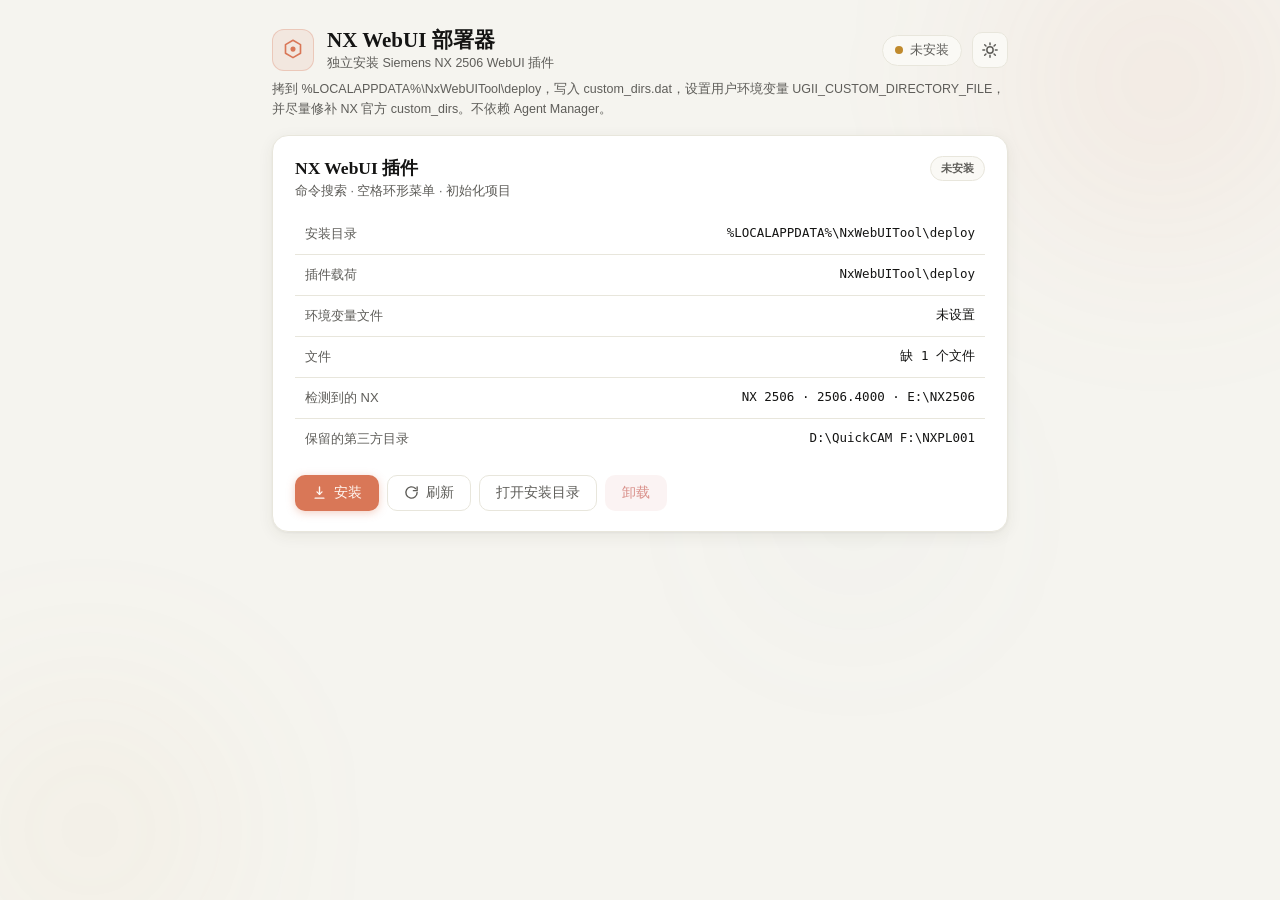
<file: webui/index.html>
<!DOCTYPE html>
<html lang="zh-CN">
<head>
<meta charset="UTF-8">
<meta name="viewport" content="width=device-width, initial-scale=1.0">
<title>NX WebUI 部署器</title>
<link rel="stylesheet" href="styles.css">
</head>
<body>
<div class="bg-orbs" aria-hidden="true">
  <div class="orb orb-a"></div>
  <div class="orb orb-b"></div>
  <div class="orb orb-c"></div>
</div>

<div class="app">
  <header class="app-header anim-in" style="--i:0">
    <div class="brand">
      <div class="logo" aria-hidden="true">
        <svg viewBox="0 0 32 32" fill="none">
          <path d="M16 3l10 5.8v11.6L16 26.2 6 20.4V8.8L16 3z" stroke="currentColor" stroke-width="2.2" stroke-linejoin="round"/>
          <circle cx="16" cy="14.8" r="3.4" fill="currentColor"/>
        </svg>
      </div>
      <div class="brand-text">
        <h1>NX WebUI 部署器</h1>
        <p>独立安装 Siemens NX 2506 WebUI 插件</p>
      </div>
    </div>
    <div class="header-actions">
      <span class="status-pill" id="statusPill" data-state="pending">
        <span class="dot"></span><span id="statusText">检测中…</span>
      </span>
      <button class="icon-btn" id="themeBtn" type="button" aria-label="切换主题">
        <svg class="icon-sun" viewBox="0 0 24 24" fill="none" stroke="currentColor" stroke-width="2" stroke-linecap="round">
          <circle cx="12" cy="12" r="4.2"/>
          <path d="M12 2.5v2.4M12 19.1v2.4M2.5 12h2.4M19.1 12h2.4M4.9 4.9l1.7 1.7M17.4 17.4l1.7 1.7M19.1 4.9l-1.7 1.7M6.6 17.4l-1.7 1.7"/>
        </svg>
        <svg class="icon-moon" viewBox="0 0 24 24" fill="none" stroke="currentColor" stroke-width="2" stroke-linecap="round" stroke-linejoin="round">
          <path d="M20.4 14.2A8.5 8.5 0 1 1 9.8 3.6a7 7 0 1 0 10.6 10.6z"/>
        </svg>
      </button>
    </div>
  </header>

  <main>
    <p class="hint anim-in" style="--i:1">拷到 %LOCALAPPDATA%\NxWebUITool\deploy，写入 custom_dirs.dat，设置用户环境变量 UGII_CUSTOM_DIRECTORY_FILE，并尽量修补 NX 官方 custom_dirs。不依赖 Agent Manager。</p>

    <div class="banner banner-warn anim-in" id="nxBanner" hidden style="--i:2">Siemens NX（ugraf.exe）正在运行。请完全退出后再安装或卸载。</div>
    <div class="banner banner-warn anim-in" id="errorBanner" hidden style="--i:2"></div>
    <div class="banner banner-note anim-in" id="warnBanner" hidden style="--i:2"></div>

    <section class="card anim-in" style="--i:3">
      <div class="card-head">
        <div>
          <h2>NX WebUI 插件</h2>
          <p class="card-sub">命令搜索 · 空格环形菜单 · 初始化项目</p>
        </div>
        <span class="badge" id="stateBadge">—</span>
      </div>

      <div class="info-list" id="infoList">
        <div class="info-row" style="--i:0"><span class="info-label">安装目录</span><span class="info-value" id="installDir">—</span></div>
        <div class="info-row" style="--i:1"><span class="info-label">插件载荷</span><span class="info-value" id="sourceDir">—</span></div>
        <div class="info-row" style="--i:2"><span class="info-label">环境变量文件</span><span class="info-value" id="envFile">—</span></div>
        <div class="info-row" style="--i:3"><span class="info-label">文件</span><span class="info-value" id="files">—</span></div>
        <div class="info-row" style="--i:4"><span class="info-label">检测到的 NX</span><span class="info-value" id="nx">检测中…</span></div>
        <div class="info-row" style="--i:5"><span class="info-label">保留的第三方目录</span><span class="info-value" id="preserved">—</span></div>
      </div>

      <div class="actions">
        <button class="btn btn-primary" id="deployBtn" type="button" disabled>
          <svg class="refresh-icon" viewBox="0 0 24 24" fill="none" stroke="currentColor" stroke-width="2.2" stroke-linecap="round" stroke-linejoin="round"><path d="M12 3v12"/><path d="M8 11l4 4 4-4"/><path d="M5 21h14"/></svg>
          <span id="deployLabel">安装</span>
        </button>
        <button class="btn btn-ghost" id="refreshBtn" type="button">
          <svg class="refresh-icon" viewBox="0 0 24 24" fill="none" stroke="currentColor" stroke-width="2.2" stroke-linecap="round" stroke-linejoin="round"><path d="M21 12a9 9 0 1 1-2.64-6.36"/><path d="M21 3v6h-6"/></svg>
          <span>刷新</span>
        </button>
        <button class="btn btn-ghost" id="openBtn" type="button">打开安装目录</button>
        <button class="btn btn-danger" id="uninstallBtn" type="button" disabled>卸载</button>
      </div>
      <p class="confirm" id="confirmUninstall" hidden>
        将删除 LocalAppData 中的插件并恢复环境变量。第三方目录（QuickCAM / NXPL001）会保留。
        <button class="btn btn-danger" id="confirmYes" type="button">确认卸载</button>
        <button class="btn btn-ghost" id="confirmNo" type="button">取消</button>
      </p>
    </section>

    <section class="card anim-in" id="logCard" hidden style="--i:4">
      <div class="card-head">
        <div>
          <h2>日志</h2>
          <p class="card-sub">最近一次安装 / 卸载输出</p>
        </div>
      </div>
      <pre class="log" id="log"></pre>
    </section>
  </main>
</div>
<script src="app.js"></script>
</body>
</html>
</file>
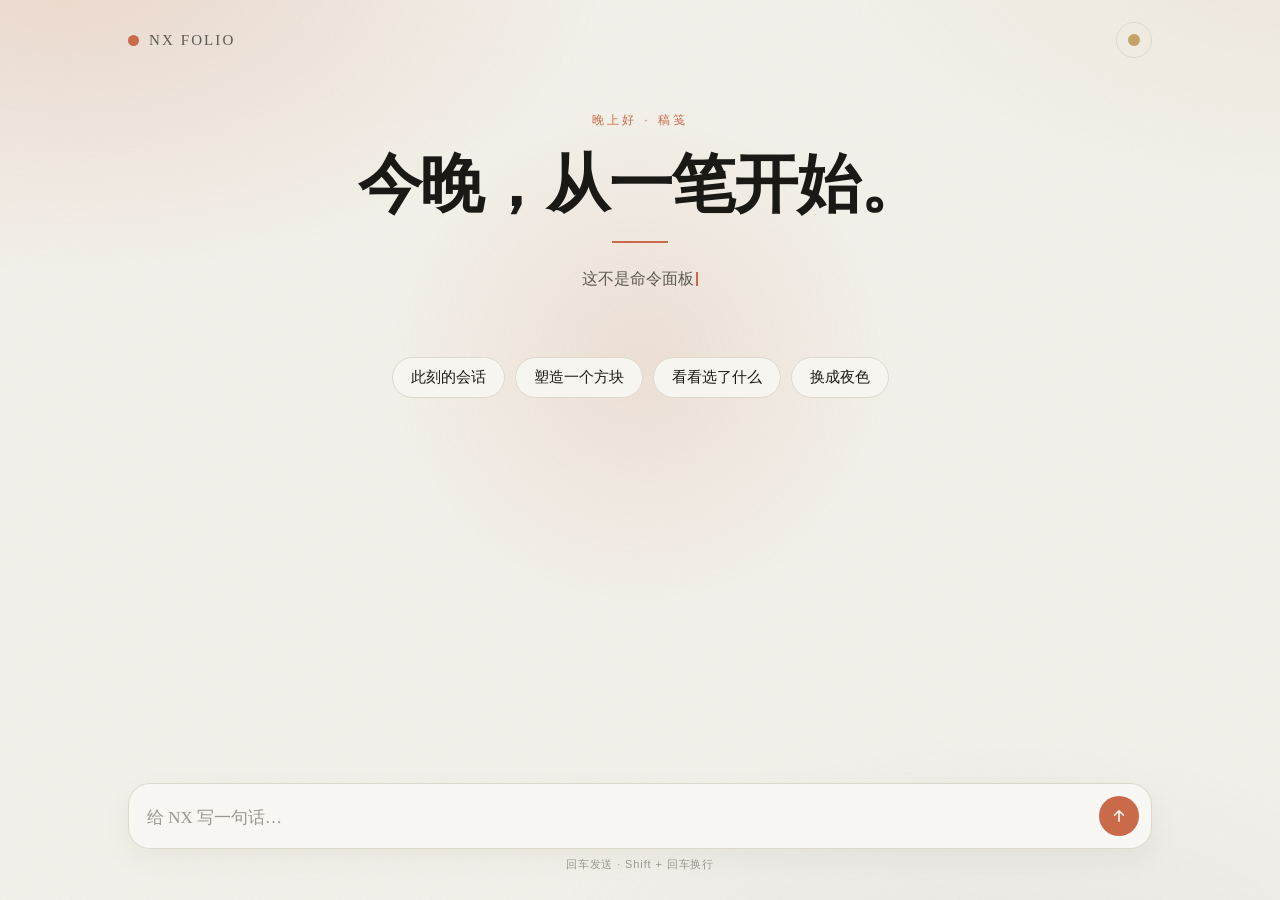
<file: NxWebUITool/webui-folio/index.html>
<!DOCTYPE html>
<html lang="zh-CN">
<head>
<meta charset="UTF-8">
<meta name="viewport" content="width=device-width, initial-scale=1.0">
<title>NX Folio</title>
<link rel="stylesheet" href="styles.css">
</head>
<body>

<div class="aurora" aria-hidden="true"></div>
<div class="grain" aria-hidden="true"></div>
<div class="lantern-follow" aria-hidden="true"></div>

<div class="desk">

  <header class="masthead">
    <div class="mark">
      <span class="mark-glyph" aria-hidden="true"></span>
      <span class="mark-word">NX Folio</span>
    </div>
    <button class="lantern" id="lantern" type="button" aria-label="切换夜色">
      <span class="lantern-core"></span>
    </button>
  </header>

  <section class="hero" id="hero">
    <p class="kicker" id="kicker"></p>
    <h1 class="display" id="display">今晚，从一笔开始。</h1>
    <p class="lede" id="lede"></p>
    <div class="intents" id="intents">
      <button class="intent" type="button" data-intent="session">此刻的会话</button>
      <button class="intent" type="button" data-intent="sculpt">塑造一个方块</button>
      <button class="intent" type="button" data-intent="gaze">看看选了什么</button>
      <button class="intent" type="button" data-intent="night">换成夜色</button>
    </div>
  </section>

  <section class="workspace" id="workspace" hidden>
    <div class="colloquy" id="colloquy"></div>
    <aside class="folio" id="folio"></aside>
  </section>

  <form class="dock" id="dock" autocomplete="off">
    <div class="dock-shell">
      <textarea id="quill" rows="1" placeholder="给 NX 写一句话…"></textarea>
      <button class="send" type="submit" aria-label="发送">
        <svg viewBox="0 0 24 24" fill="none" aria-hidden="true">
          <path d="M12 19V5M12 5l-6 6M12 5l6 6" stroke="currentColor" stroke-width="2.1" stroke-linecap="round" stroke-linejoin="round"/>
        </svg>
      </button>
    </div>
    <p class="dock-hint">回车发送 · Shift + 回车换行</p>
  </form>

</div>

<script src="app.js"></script>
</body>
</html>
</file>
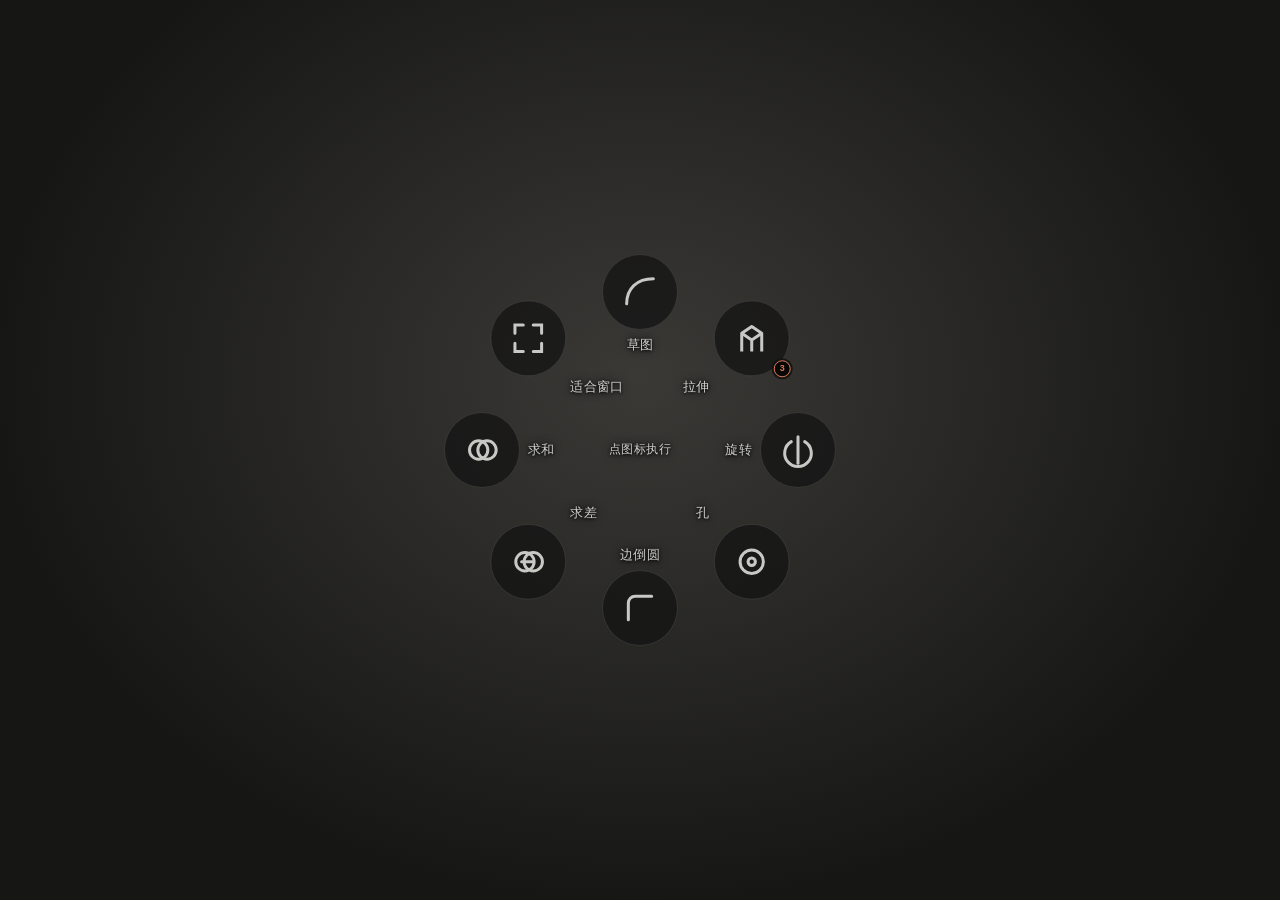
<file: NxWebUITool/webui-radial/index.html>
<!DOCTYPE html>
<html lang="zh-CN">
<head>
<meta charset="UTF-8">
<meta http-equiv="Cache-Control" content="no-store">
<meta name="viewport" content="width=device-width, initial-scale=1.0">
<title>NX 环形命令</title>
<link rel="stylesheet" href="styles.css?v=23">
</head>
<body>
  <div class="stage" id="stage">
    <div class="wheel" id="wheel">
      <svg class="deco" id="deco" viewBox="0 0 520 520" aria-hidden="true"></svg>
      <div class="hub" id="hub" aria-hidden="true"></div>
      <div class="slots" id="slots"></div>
    </div>
    <div class="hint" id="hint">点图标执行</div>
  </div>
<script src="app.js?v=23"></script>
</body>
</html>
</file>
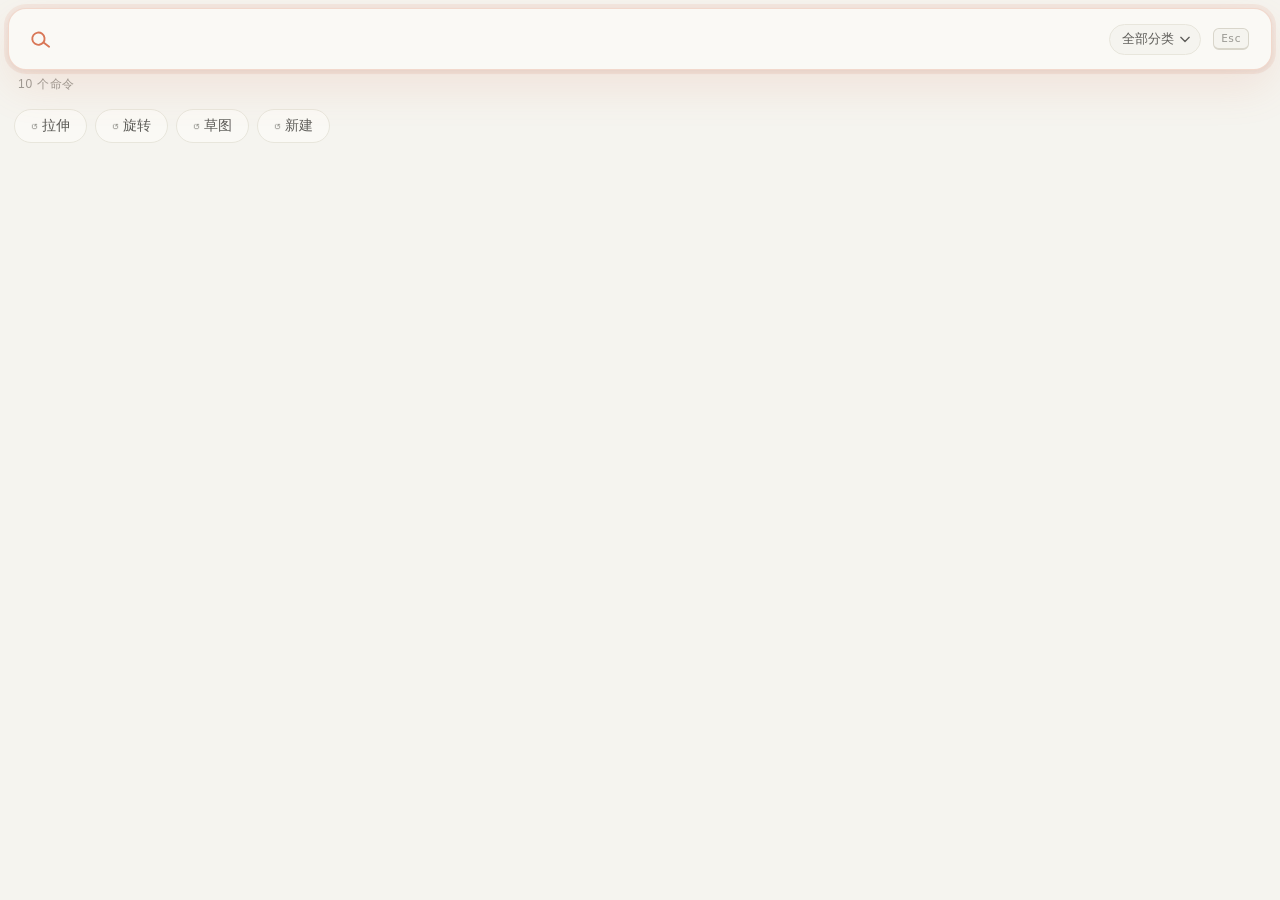
<file: NxWebUITool/webui-search/index.html>
<!DOCTYPE html>
<html lang="zh-CN">
<head>
<meta charset="UTF-8">
<meta name="viewport" content="width=device-width, initial-scale=1.0">
<title>NX 命令搜索</title>
<link rel="stylesheet" href="styles.css">
</head>
<body class="overlay">

<main class="palette" id="palette">

  <div class="search-shell" id="shell">
    <svg class="search-glyph" viewBox="0 0 24 24" fill="none" aria-hidden="true">
      <circle cx="11" cy="11" r="6.5" stroke="currentColor" stroke-width="2"/>
      <path d="M15.8 15.8L21 21" stroke="currentColor" stroke-width="2" stroke-linecap="round"/>
    </svg>
    <input id="search" type="text" autocomplete="off" spellcheck="false" aria-label="搜索 NX 命令">
    <span class="ghost" id="ghost" aria-hidden="true"></span>
    <div class="cat-dd" id="catDd" hidden>
      <button type="button" class="cat-dd-btn" id="catBtn" aria-haspopup="listbox" aria-expanded="false">
        <span class="cat-dd-label" id="catBtnLabel">全部分类</span>
        <svg class="cat-dd-caret" viewBox="0 0 12 8" aria-hidden="true">
          <path d="M1 1.4l5 5 5-5" fill="none" stroke="currentColor" stroke-width="1.6" stroke-linecap="round" stroke-linejoin="round"/>
        </svg>
      </button>
    </div>
    <kbd class="esc-hint" id="escHint">Esc</kbd>
    <span class="ring" id="ring" aria-hidden="true"></span>
  </div>

  <div class="cat-dd-menu" id="catMenu" role="listbox" hidden></div>

  <p class="count" id="count" aria-live="polite"></p>

  <div class="results" id="results" role="listbox" aria-label="命令结果">
    <div class="sel-pill" id="selPill" aria-hidden="true"></div>
    <div class="rows" id="rows"></div>
  </div>

  <div class="idle" id="idle">
    <p class="idle-line">搜索 <b id="total"></b> 个命令 · 中文 / 英文 / 命令名</p>
    <div class="recent" id="recent"></div>
  </div>

  <div class="void" id="void" hidden>
    <span class="void-dot"></span>
    <p>没有匹配的命令</p>
    <p class="void-sub">换个写法试试，比如「拉伸」或「extrude」</p>
  </div>

</main>

<div class="toast-root" id="toastRoot"></div>
<div id="cats" hidden></div>

<script src="app.js"></script>
</body>
</html>
</file>
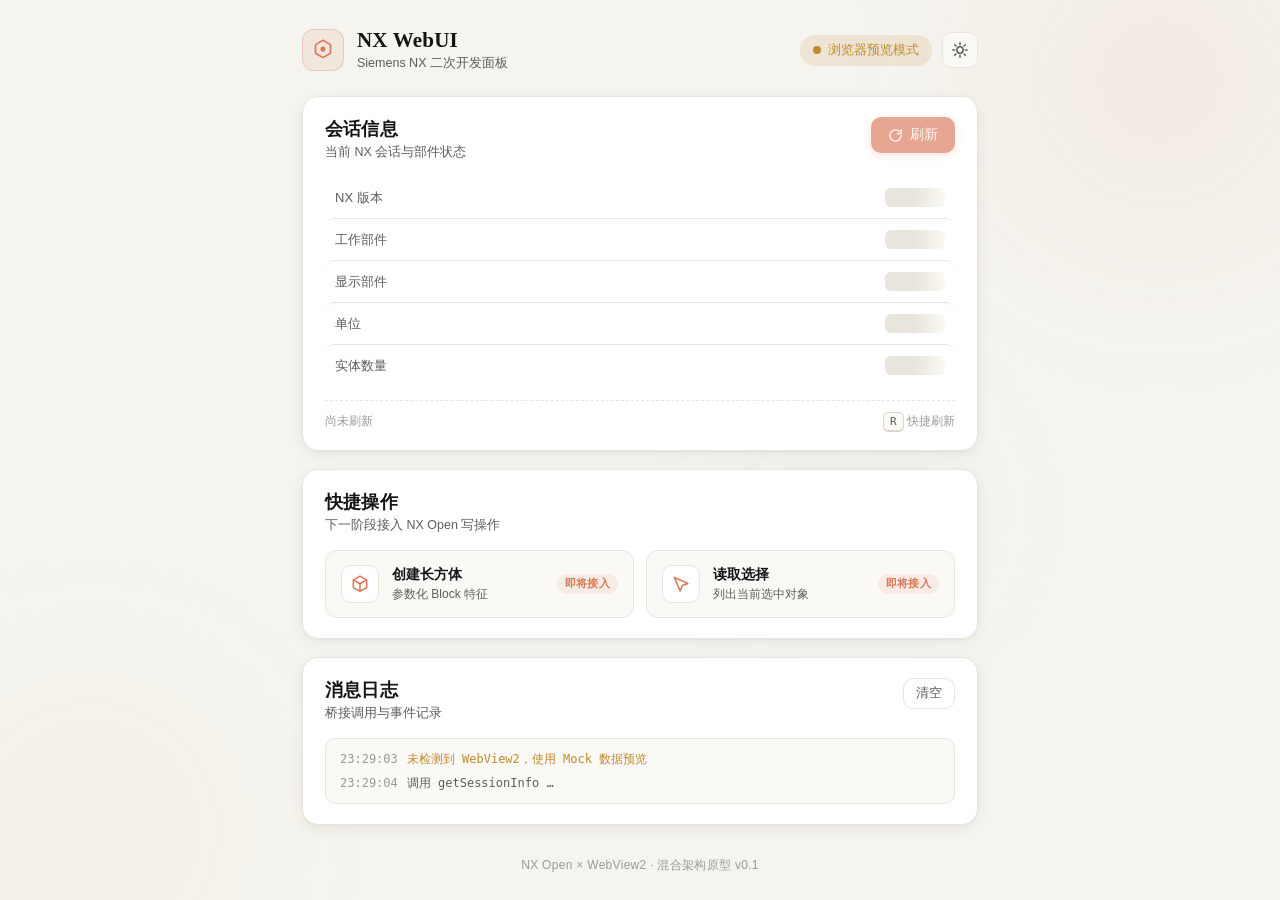
<file: NxWebUITool/webui/index.html>
<!DOCTYPE html>
<html lang="zh-CN">
<head>
<meta charset="UTF-8">
<meta name="viewport" content="width=device-width, initial-scale=1.0">
<title>NX WebUI</title>
<link rel="stylesheet" href="styles.css">
</head>
<body>

<div class="bg-orbs" aria-hidden="true">
  <div class="orb orb-a"></div>
  <div class="orb orb-b"></div>
  <div class="orb orb-c"></div>
</div>

<div class="app">

  <header class="app-header anim-in" style="--i:0">
    <div class="brand">
      <div class="logo" aria-hidden="true">
        <svg viewBox="0 0 32 32" fill="none">
          <path d="M16 3l10 5.8v11.6L16 26.2 6 20.4V8.8L16 3z" stroke="currentColor" stroke-width="2.2" stroke-linejoin="round"/>
          <circle cx="16" cy="14.8" r="3.4" fill="currentColor"/>
        </svg>
      </div>
      <div class="brand-text">
        <h1>NX WebUI</h1>
        <p>Siemens NX 二次开发面板</p>
      </div>
    </div>
    <div class="header-actions">
      <span class="status-pill" id="statusPill" data-state="pending">
        <span class="dot"></span><span id="statusText">连接中…</span>
      </span>
      <button class="icon-btn" id="themeBtn" title="切换明暗主题" aria-label="切换主题">
        <svg class="icon-sun" viewBox="0 0 24 24" fill="none" stroke="currentColor" stroke-width="2" stroke-linecap="round">
          <circle cx="12" cy="12" r="4.2"/>
          <path d="M12 2.5v2.4M12 19.1v2.4M2.5 12h2.4M19.1 12h2.4M4.9 4.9l1.7 1.7M17.4 17.4l1.7 1.7M19.1 4.9l-1.7 1.7M6.6 17.4l-1.7 1.7"/>
        </svg>
        <svg class="icon-moon" viewBox="0 0 24 24" fill="none" stroke="currentColor" stroke-width="2" stroke-linecap="round" stroke-linejoin="round">
          <path d="M20.4 14.2A8.5 8.5 0 1 1 9.8 3.6a7 7 0 1 0 10.6 10.6z"/>
        </svg>
      </button>
    </div>
  </header>

  <main>

    <section class="card anim-in" style="--i:1" id="sessionCard">
      <div class="card-head">
        <div>
          <h2>会话信息</h2>
          <p class="card-sub">当前 NX 会话与部件状态</p>
        </div>
        <button class="btn btn-primary" id="refreshBtn">
          <svg class="refresh-icon" viewBox="0 0 24 24" fill="none" stroke="currentColor" stroke-width="2.2" stroke-linecap="round" stroke-linejoin="round">
            <path d="M21 12a9 9 0 1 1-2.64-6.36"/>
            <path d="M21 3v6h-6"/>
          </svg>
          <span>刷新</span>
        </button>
      </div>

      <div class="info-list" id="infoList">
        <div class="info-row" style="--i:0">
          <span class="info-label">NX 版本</span>
          <span class="info-value" data-field="version">—</span>
        </div>
        <div class="info-row" style="--i:1">
          <span class="info-label">工作部件</span>
          <span class="info-value" data-field="workPart">—</span>
        </div>
        <div class="info-row" style="--i:2">
          <span class="info-label">显示部件</span>
          <span class="info-value" data-field="displayPart">—</span>
        </div>
        <div class="info-row" style="--i:3">
          <span class="info-label">单位</span>
          <span class="info-value" data-field="units">—</span>
        </div>
        <div class="info-row" style="--i:4">
          <span class="info-label">实体数量</span>
          <span class="info-value" data-field="bodyCount">—</span>
        </div>
      </div>

      <div class="card-foot">
        <span id="lastUpdated">尚未刷新</span>
        <span class="hint"><kbd>R</kbd> 快捷刷新</span>
      </div>
    </section>

    <section class="card anim-in" style="--i:2">
      <div class="card-head">
        <div>
          <h2>快捷操作</h2>
          <p class="card-sub">下一阶段接入 NX Open 写操作</p>
        </div>
      </div>
      <div class="action-grid">
        <button class="action-card" data-action="createBlock">
          <div class="action-icon">
            <svg viewBox="0 0 24 24" fill="none" stroke="currentColor" stroke-width="1.8" stroke-linejoin="round">
              <path d="M12 2.5l8 4.6v9.2l-8 4.6-8-4.6V7.1l8-4.6z"/>
              <path d="M4 7.1l8 4.6 8-4.6M12 11.7v9.2"/>
            </svg>
          </div>
          <div class="action-text">
            <strong>创建长方体</strong>
            <span>参数化 Block 特征</span>
          </div>
          <span class="badge">即将接入</span>
        </button>
        <button class="action-card" data-action="readSelection">
          <div class="action-icon">
            <svg viewBox="0 0 24 24" fill="none" stroke="currentColor" stroke-width="1.8" stroke-linecap="round" stroke-linejoin="round">
              <path d="M4 4l7.2 16.5 2.3-6.8 6.8-2.3L4 4z"/>
            </svg>
          </div>
          <div class="action-text">
            <strong>读取选择</strong>
            <span>列出当前选中对象</span>
          </div>
          <span class="badge">即将接入</span>
        </button>
      </div>
    </section>

    <section class="card anim-in" style="--i:3">
      <div class="card-head">
        <div>
          <h2>消息日志</h2>
          <p class="card-sub">桥接调用与事件记录</p>
        </div>
        <button class="btn btn-ghost" id="clearLogBtn">清空</button>
      </div>
      <div class="log" id="log" aria-live="polite"></div>
    </section>

  </main>

  <footer class="app-footer anim-in" style="--i:4">
    NX Open × WebView2 · 混合架构原型 v0.1
  </footer>

</div>

<div class="toast-root" id="toastRoot"></div>

<script src="app.js"></script>
</body>
</html>
</file>
<file: webui/styles.css>
:root {
  --bg: #F5F4EF;
  --bg-elevated: #FAF9F5;
  --bg-card: #FFFFFF;
  --text: #141413;
  --text-2: #5E5D59;
  --text-3: #9B9A94;
  --border: #E8E6DC;
  --border-strong: #D9D6CB;
  --accent: #D97757;
  --accent-hover: #C96342;
  --accent-active: #B8552F;
  --accent-soft: rgba(217, 119, 87, 0.10);
  --accent-ring: rgba(217, 119, 87, 0.28);
  --ok: #5B8C5A;
  --ok-soft: rgba(91, 140, 90, 0.12);
  --warn: #C08A2D;
  --warn-soft: rgba(192, 138, 45, 0.14);
  --danger: #B42318;
  --danger-soft: rgba(180, 35, 24, 0.10);
  --shadow-sm: 0 1px 2px rgba(60, 50, 30, 0.05);
  --shadow-md: 0 4px 16px rgba(60, 50, 30, 0.07), 0 1px 3px rgba(60, 50, 30, 0.05);
  --shadow-lg: 0 12px 32px rgba(60, 50, 30, 0.10), 0 2px 6px rgba(60, 50, 30, 0.05);
  --radius-card: 16px;
  --radius-btn: 10px;
  --font-serif: "Charter", "Bitstream Charter", "Sitka Text", Cambria, Georgia, "Songti SC", serif;
  --font-sans: -apple-system, BlinkMacSystemFont, "Segoe UI", "PingFang SC", "Microsoft YaHei", sans-serif;
  --font-mono: "Cascadia Code", "JetBrains Mono", Consolas, monospace;
  --ease-spring: cubic-bezier(0.34, 1.56, 0.64, 1);
  --ease-out: cubic-bezier(0.22, 1, 0.36, 1);
}

[data-theme="dark"] {
  --bg: #1F1E1C;
  --bg-elevated: #262624;
  --bg-card: #2A2926;
  --text: #F5F4EF;
  --text-2: #B4B2AB;
  --text-3: #7C7B74;
  --border: #3A3935;
  --border-strong: #4A4844;
  --accent: #DA7A5B;
  --accent-hover: #E28A6C;
  --accent-active: #C96342;
  --accent-soft: rgba(218, 122, 91, 0.14);
  --accent-ring: rgba(218, 122, 91, 0.35);
  --ok: #7FAE7E;
  --ok-soft: rgba(127, 174, 126, 0.15);
  --warn: #D4A24C;
  --warn-soft: rgba(212, 162, 76, 0.16);
  --danger: #F97066;
  --danger-soft: rgba(249, 112, 102, 0.14);
  --shadow-sm: 0 1px 2px rgba(0, 0, 0, 0.25);
  --shadow-md: 0 4px 16px rgba(0, 0, 0, 0.32), 0 1px 3px rgba(0, 0, 0, 0.25);
  --shadow-lg: 0 12px 32px rgba(0, 0, 0, 0.40), 0 2px 6px rgba(0, 0, 0, 0.28);
}

* { box-sizing: border-box; margin: 0; padding: 0; }
html { -webkit-font-smoothing: antialiased; }
body {
  font-family: var(--font-sans);
  background: var(--bg);
  color: var(--text);
  min-height: 100vh;
  overflow-x: hidden;
  transition: background-color 0.45s var(--ease-out), color 0.45s var(--ease-out);
}

.bg-orbs { position: fixed; inset: 0; pointer-events: none; overflow: hidden; z-index: 0; }
.orb { position: absolute; border-radius: 50%; filter: blur(90px); opacity: 0.5; }
.orb-a { width: 480px; height: 480px; top: -160px; right: -120px; background: radial-gradient(circle, rgba(217,119,87,0.22), transparent 70%); }
.orb-b { width: 420px; height: 420px; bottom: -140px; left: -120px; background: radial-gradient(circle, rgba(212,162,76,0.16), transparent 70%); }
.orb-c { width: 300px; height: 300px; top: 40%; left: 55%; background: radial-gradient(circle, rgba(140,160,190,0.12), transparent 70%); }
[data-theme="dark"] .orb { opacity: 0.35; }

.app { position: relative; z-index: 1; max-width: 780px; margin: 0 auto; padding: 28px 22px 28px; }
main { display: flex; flex-direction: column; gap: 16px; }

.anim-in { opacity: 0; transform: translateY(14px); animation: rise-in 0.6s var(--ease-out) forwards; animation-delay: calc(var(--i) * 80ms); }
@keyframes rise-in { to { opacity: 1; transform: none; } }

.app-header { display: flex; align-items: center; justify-content: space-between; gap: 12px; margin-bottom: 8px; }
.brand { display: flex; align-items: center; gap: 13px; }
.logo {
  width: 42px; height: 42px; border-radius: 12px; background: var(--accent-soft); color: var(--accent);
  display: grid; place-items: center; box-shadow: inset 0 0 0 1px var(--accent-ring);
}
.logo svg { width: 24px; height: 24px; }
.brand-text h1 { font-family: var(--font-serif); font-size: 21px; font-weight: 600; line-height: 1.2; }
.brand-text p { font-size: 12.5px; color: var(--text-2); margin-top: 2px; }
.header-actions { display: flex; align-items: center; gap: 10px; }

.status-pill {
  display: inline-flex; align-items: center; gap: 7px; padding: 6px 12px; border-radius: 999px;
  font-size: 12.5px; font-weight: 500; border: 1px solid var(--border); background: var(--bg-elevated); color: var(--text-2);
}
.status-pill .dot { width: 8px; height: 8px; border-radius: 50%; background: var(--text-3); }
.status-pill[data-state="pending"] .dot { background: var(--warn); }
.status-pill[data-state="online"] { background: var(--ok-soft); border-color: transparent; color: var(--ok); }
.status-pill[data-state="online"] .dot { background: var(--ok); }
.status-pill[data-state="warn"] { background: var(--warn-soft); border-color: transparent; color: var(--warn); }
.status-pill[data-state="warn"] .dot { background: var(--warn); }

.icon-btn {
  width: 36px; height: 36px; border-radius: var(--radius-btn); border: 1px solid var(--border);
  background: var(--bg-elevated); color: var(--text-2); cursor: pointer; display: grid; place-items: center;
}
.icon-btn:hover { color: var(--accent); border-color: var(--accent-ring); }
.icon-btn svg { width: 18px; height: 18px; }
.icon-moon { display: none; }
[data-theme="dark"] .icon-sun { display: none; }
[data-theme="dark"] .icon-moon { display: block; }

.hint { font-size: 12.5px; line-height: 1.55; color: var(--text-2); }

.banner { border-radius: 12px; padding: 12px 14px; font-size: 12.5px; line-height: 1.5; }
.banner-warn { background: var(--accent-soft); color: var(--accent-active); border: 1px solid var(--accent-ring); }
.banner-note { background: var(--bg-elevated); color: var(--text-2); border: 1px solid var(--border); }
[hidden] { display: none !important; }

.card {
  background: var(--bg-card); border: 1px solid var(--border); border-radius: var(--radius-card);
  padding: 20px 22px; box-shadow: var(--shadow-md);
}
.card-head { display: flex; align-items: flex-start; justify-content: space-between; gap: 12px; margin-bottom: 14px; }
.card h2 { font-family: var(--font-serif); font-size: 17.5px; font-weight: 600; }
.card-sub { font-size: 12.5px; color: var(--text-2); margin-top: 3px; }

.badge {
  font-size: 11px; font-weight: 600; padding: 4px 10px; border-radius: 999px;
  background: var(--bg-elevated); color: var(--text-2); border: 1px solid var(--border);
}
.badge[data-state="installed"] { background: var(--ok-soft); color: var(--ok); border-color: transparent; }
.badge[data-state="partial"], .badge[data-state="legacy"] { background: var(--warn-soft); color: var(--warn); border-color: transparent; }

.info-list { display: flex; flex-direction: column; }
.info-row {
  display: flex; align-items: flex-start; justify-content: space-between; gap: 16px;
  padding: 11px 10px;
}
.info-row + .info-row { border-top: 1px solid var(--border); }
.info-label { font-size: 13px; color: var(--text-2); flex-shrink: 0; width: 128px; }
.info-value { font-family: var(--font-mono); font-size: 12.5px; font-weight: 500; text-align: right; word-break: break-all; }

.actions { display: flex; flex-wrap: wrap; gap: 8px; margin-top: 16px; }
.confirm { margin-top: 12px; font-size: 12.5px; color: var(--text-2); display: flex; flex-wrap: wrap; gap: 8px; align-items: center; }

.btn {
  display: inline-flex; align-items: center; gap: 7px; font-family: var(--font-sans); font-size: 13.5px; font-weight: 550;
  padding: 8px 16px; border-radius: var(--radius-btn); border: 1px solid transparent; cursor: pointer;
}
.btn:disabled { opacity: 0.5; cursor: not-allowed; }
.btn-primary { background: var(--accent); color: #FFF8F3; box-shadow: 0 2px 8px rgba(217,119,87,0.35); }
.btn-primary:hover:not(:disabled) { background: var(--accent-hover); }
.btn-ghost { background: transparent; color: var(--text-2); border-color: var(--border); }
.btn-ghost:hover:not(:disabled) { color: var(--accent); border-color: var(--accent-ring); background: var(--accent-soft); }
.btn-danger { background: var(--danger-soft); color: var(--danger); border-color: transparent; }
.btn-danger:hover:not(:disabled) { filter: brightness(0.96); }
.refresh-icon { width: 15px; height: 15px; }
.btn.loading .refresh-icon { animation: spin 0.8s linear infinite; }
@keyframes spin { to { transform: rotate(360deg); } }

.log {
  font-family: var(--font-mono); font-size: 12px; line-height: 1.55; color: var(--text-2);
  background: var(--bg-elevated); border-radius: 10px; padding: 12px 14px; white-space: pre-wrap; max-height: 220px; overflow: auto;
}
</file>
<file: NxWebUITool/webui-folio/styles.css>
/* NX Folio — 暖纸、珊瑚墨、衬线标题。构图与上一版完全不同。 */

:root {
  --paper: #F3F1EA;
  --paper-2: #EBE8DF;
  --ink: #1A1916;
  --ink-soft: #5C5A54;
  --ink-faint: #9A978E;
  --line: #DDD8CC;
  --coral: #C96A4A;
  --coral-deep: #B85A3C;
  --coral-mist: rgba(201, 106, 74, 0.14);
  --gold: #C4A36A;
  --serif: "Palatino Linotype", Palatino, "Iowan Old Style", "Songti SC", "Noto Serif SC", "STSong", Cambria, Georgia, serif;
  --sans: -apple-system, BlinkMacSystemFont, "Segoe UI", "PingFang SC", "Microsoft YaHei UI", sans-serif;
  --mono: "Iowan Old Style", "Palatino Linotype", Cambria, serif;
  --shadow: 0 18px 50px rgba(60, 42, 24, 0.08);
  --spring: cubic-bezier(0.32, 1.15, 0.45, 1);
  --out: cubic-bezier(0.16, 1, 0.3, 1);
  --mx: 50vw;
  --my: 40vh;
}

[data-theme="night"] {
  --paper: #1C1B18;
  --paper-2: #252420;
  --ink: #F3F0E7;
  --ink-soft: #B7B3A8;
  --ink-faint: #7A776E;
  --line: #3A3832;
  --coral: #E08A6C;
  --coral-deep: #C96A4A;
  --coral-mist: rgba(224, 138, 108, 0.16);
  --gold: #D4B07A;
  --shadow: 0 18px 50px rgba(0, 0, 0, 0.35);
}

* { box-sizing: border-box; margin: 0; padding: 0; }

html, body { min-height: 100%; }

body {
  font-family: var(--sans);
  background: var(--paper);
  color: var(--ink);
  overflow-x: hidden;
}

/* ---- 氛围层 ---- */

.aurora {
  position: fixed;
  inset: -20%;
  z-index: 0;
  background:
    radial-gradient(ellipse 50% 40% at 18% 12%, rgba(201, 106, 74, 0.18), transparent 60%),
    radial-gradient(ellipse 45% 35% at 88% 8%, rgba(196, 163, 106, 0.14), transparent 62%),
    radial-gradient(ellipse 40% 30% at 70% 92%, rgba(140, 150, 170, 0.10), transparent 65%);
  animation: aurora 22s ease-in-out infinite alternate;
  pointer-events: none;
}

[data-theme="night"] .aurora {
  background:
    radial-gradient(ellipse 50% 40% at 18% 12%, rgba(224, 138, 108, 0.16), transparent 60%),
    radial-gradient(ellipse 45% 35% at 88% 8%, rgba(90, 80, 50, 0.22), transparent 62%),
    radial-gradient(ellipse 40% 30% at 70% 92%, rgba(70, 80, 110, 0.14), transparent 65%);
}

@keyframes aurora {
  from { transform: translate3d(0, 0, 0) scale(1); }
  to   { transform: translate3d(-4%, 3%, 0) scale(1.08); }
}

.grain {
  position: fixed;
  inset: 0;
  z-index: 2;
  pointer-events: none;
  opacity: 0.045;
  background-image: url("data:image/svg+xml,%3Csvg xmlns='http://www.w3.org/2000/svg' width='180' height='180'%3E%3Cfilter id='n'%3E%3CfeTurbulence type='fractalNoise' baseFrequency='.85' numOctaves='4' stitchTiles='stitch'/%3E%3C/filter%3E%3Crect width='180' height='180' filter='url(%23n)' opacity='.9'/%3E%3C/svg%3E");
}

.lantern-follow {
  position: fixed;
  width: 520px;
  height: 520px;
  left: var(--mx);
  top: var(--my);
  transform: translate(-50%, -50%);
  background: radial-gradient(circle, rgba(201, 106, 74, 0.13), transparent 68%);
  pointer-events: none;
  z-index: 1;
  transition: left 0.35s var(--out), top 0.35s var(--out);
}

[data-theme="night"] .lantern-follow {
  background: radial-gradient(circle, rgba(224, 138, 108, 0.12), transparent 68%);
}

/* ---- 桌面 ---- */

.desk {
  position: relative;
  z-index: 3;
  min-height: 100vh;
  display: flex;
  flex-direction: column;
  max-width: 1080px;
  margin: 0 auto;
  padding: 22px 28px 28px;
}

/* ---- 刊头 ---- */

.masthead {
  display: flex;
  align-items: center;
  justify-content: space-between;
  margin-bottom: 8px;
}

.mark {
  display: flex;
  align-items: center;
  gap: 10px;
}

.mark-glyph {
  width: 11px;
  height: 11px;
  border-radius: 50%;
  background: var(--coral);
  box-shadow: 0 0 0 0 rgba(201, 106, 74, 0.45);
  animation: breath 3.2s ease-in-out infinite;
}

@keyframes breath {
  0%, 100% { box-shadow: 0 0 0 0 rgba(201, 106, 74, 0.4); transform: scale(1); }
  50% { box-shadow: 0 0 0 8px rgba(201, 106, 74, 0); transform: scale(1.08); }
}

.mark-word {
  font-family: var(--serif);
  font-size: 15px;
  letter-spacing: 0.14em;
  text-transform: uppercase;
  color: var(--ink-soft);
}

.lantern {
  width: 36px;
  height: 36px;
  border: 1px solid var(--line);
  background: transparent;
  border-radius: 50%;
  cursor: pointer;
  display: grid;
  place-items: center;
  transition: transform 0.4s var(--spring), border-color 0.3s;
}

.lantern:hover { transform: rotate(18deg) scale(1.08); border-color: var(--coral); }

.lantern-core {
  width: 12px;
  height: 12px;
  border-radius: 50%;
  background: var(--gold);
  transition: border-radius 0.5s var(--spring), background 0.4s;
}

[data-theme="night"] .lantern-core {
  border-radius: 50% 50% 50% 0;
  transform: rotate(-30deg);
  background: var(--coral);
}

/* ---- 开场 ---- */

.hero {
  flex: 1;
  display: flex;
  flex-direction: column;
  align-items: center;
  justify-content: center;
  text-align: center;
  padding: 32px 12px 24px;
  transition: opacity 0.55s var(--out), transform 0.55s var(--out), max-height 0.7s var(--out), padding 0.55s;
}

body.is-writing .hero {
  opacity: 0;
  transform: translateY(-24px) scale(0.97);
  max-height: 0;
  padding: 0;
  overflow: hidden;
  pointer-events: none;
}

.kicker {
  font-size: 12px;
  letter-spacing: 0.28em;
  text-transform: uppercase;
  color: var(--coral);
  min-height: 1.2em;
  margin-bottom: 18px;
}

.display {
  font-family: var(--serif);
  font-size: clamp(36px, 7vw, 64px);
  font-weight: 600;
  line-height: 1.18;
  letter-spacing: -0.02em;
  max-width: 14em;
}

.display .ch {
  display: inline-block;
  opacity: 0;
  transform: translateY(0.7em) rotate(6deg);
  animation: glyph-up 0.7s var(--spring) forwards;
  animation-delay: calc(var(--i) * 48ms + 180ms);
}

.display .ch.space { width: 0.32em; }

@keyframes glyph-up {
  to { opacity: 1; transform: translateY(0) rotate(0); }
}

.display::after {
  content: "";
  display: block;
  width: 0;
  height: 2px;
  margin: 18px auto 0;
  background: var(--coral);
  animation: rule 0.8s var(--out) 1.1s forwards;
}

@keyframes rule { to { width: 56px; } }

.lede {
  margin-top: 22px;
  max-width: 28em;
  font-size: 16px;
  line-height: 1.75;
  color: var(--ink-soft);
  min-height: 3.5em;
}

.lede .caret {
  display: inline-block;
  width: 2px;
  height: 0.9em;
  background: var(--coral);
  margin-left: 2px;
  vertical-align: -2px;
  animation: blink 1s steps(1) infinite;
}

@keyframes blink {
  0%, 50% { opacity: 1; }
  51%, 100% { opacity: 0; }
}

/* ---- 念头（磁吸碎片） ---- */

.intents {
  display: flex;
  flex-wrap: wrap;
  justify-content: center;
  gap: 10px;
  margin-top: 36px;
  max-width: 560px;
}

.intent {
  --tx: 0px;
  --ty: 0px;
  appearance: none;
  border: 1px solid var(--line);
  background: color-mix(in srgb, var(--paper) 70%, white);
  color: var(--ink);
  font-family: var(--serif);
  font-size: 15px;
  padding: 10px 18px;
  border-radius: 999px;
  cursor: pointer;
  opacity: 0;
  transform: translate(var(--tx), var(--ty)) translateY(16px);
  animation: chip-in 0.7s var(--spring) forwards, bob 5.5s ease-in-out infinite;
  animation-delay: calc(var(--i) * 90ms + 1.35s), calc(var(--i) * 0.4s + 2.2s);
  transition: border-color 0.25s, background 0.25s, color 0.25s, box-shadow 0.25s;
}

[data-theme="night"] .intent {
  background: color-mix(in srgb, var(--paper-2) 80%, black);
}

@keyframes chip-in {
  to { opacity: 1; transform: translate(var(--tx), var(--ty)) translateY(0); }
}

@keyframes bob {
  0%, 100% { margin-top: 0; }
  50% { margin-top: -7px; }
}

.intent:nth-child(1) { --i: 0; }
.intent:nth-child(2) { --i: 1; }
.intent:nth-child(3) { --i: 2; }
.intent:nth-child(4) { --i: 3; }

.intent:hover {
  border-color: var(--coral);
  color: var(--coral-deep);
  background: var(--coral-mist);
  box-shadow: 0 8px 24px rgba(201, 106, 74, 0.12);
  animation-play-state: running, paused;
}

.intent:active { transform: translate(var(--tx), var(--ty)) scale(0.96); }

/* ---- 写作态工作区 ---- */

.workspace {
  flex: 1;
  display: grid;
  grid-template-columns: minmax(0, 0.92fr) minmax(0, 1.08fr);
  gap: 22px;
  min-height: 0;
  padding: 12px 0 18px;
  opacity: 0;
  transform: translateY(18px);
}

.workspace.is-on {
  animation: workspace-in 0.7s var(--out) forwards;
}

@keyframes workspace-in {
  to { opacity: 1; transform: none; }
}

.colloquy {
  display: flex;
  flex-direction: column;
  gap: 18px;
  overflow-y: auto;
  padding-right: 6px;
  max-height: calc(100vh - 220px);
}

.utterance {
  max-width: 36em;
  animation: speak 0.55s var(--out);
}

@keyframes speak {
  from { opacity: 0; filter: blur(6px); transform: translateY(14px); }
  to   { opacity: 1; filter: blur(0); transform: none; }
}

.utterance.me {
  align-self: flex-end;
  font-family: var(--serif);
  font-size: 18px;
  background: var(--coral-mist);
  color: var(--ink);
  padding: 12px 18px;
  border-radius: 18px 18px 4px 18px;
}

.utterance.nx .who {
  font-size: 11px;
  letter-spacing: 0.18em;
  text-transform: uppercase;
  color: var(--coral);
  margin-bottom: 8px;
}

.utterance.nx .body {
  font-family: var(--serif);
  font-size: 17px;
  line-height: 1.7;
  color: var(--ink);
}

.thinking {
  display: flex;
  gap: 6px;
  padding: 8px 2px;
}

.thinking i {
  width: 7px;
  height: 7px;
  border-radius: 50%;
  background: var(--coral);
  animation: dots 1.15s ease-in-out infinite;
}

.thinking i:nth-child(2) { animation-delay: 0.14s; }
.thinking i:nth-child(3) { animation-delay: 0.28s; }

@keyframes dots {
  0%, 80%, 100% { transform: translateY(0); opacity: 0.35; }
  40% { transform: translateY(-6px); opacity: 1; }
}

/* ---- 稿笺 ---- */

.folio { min-height: 280px; }

.sheet {
  position: relative;
  height: 100%;
  min-height: 280px;
  background: var(--paper-2);
  border: 1px solid var(--line);
  border-radius: 4px 18px 18px 18px;
  padding: 28px 26px 24px;
  box-shadow: var(--shadow);
  overflow: hidden;
  animation: sheet-in 0.8s var(--spring);
}

@keyframes sheet-in {
  from { opacity: 0; transform: translateX(28px) rotate(1.2deg); }
  to   { opacity: 1; transform: none; }
}

.sheet::before {
  content: "";
  position: absolute;
  top: 0;
  right: 0;
  border-style: solid;
  border-width: 0 22px 22px 0;
  border-color: transparent var(--paper) transparent transparent;
  filter: drop-shadow(-1px 1px 0 var(--line));
}

.sheet h2 {
  font-family: var(--serif);
  font-size: 13px;
  letter-spacing: 0.22em;
  text-transform: uppercase;
  color: var(--coral);
  font-weight: 600;
  margin-bottom: 14px;
}

.sheet .headline {
  font-family: var(--serif);
  font-size: clamp(28px, 4vw, 42px);
  line-height: 1.15;
  margin-bottom: 8px;
}

.sheet .whisper {
  color: var(--ink-soft);
  font-size: 14px;
  line-height: 1.65;
  margin-bottom: 22px;
}

.stat {
  display: flex;
  align-items: baseline;
  gap: 10px;
  margin-top: 8px;
}

.stat b {
  font-family: var(--serif);
  font-size: 56px;
  font-weight: 600;
  line-height: 1;
  color: var(--coral);
}

.stat span { color: var(--ink-faint); font-size: 13px; }

.meta {
  margin-top: 20px;
  display: flex;
  flex-wrap: wrap;
  gap: 8px;
}

.tag {
  font-size: 12px;
  padding: 5px 10px;
  border: 1px dashed var(--line);
  border-radius: 999px;
  color: var(--ink-soft);
  animation: tag-in 0.5s var(--spring) both;
  animation-delay: calc(var(--i) * 80ms);
}

@keyframes tag-in {
  from { opacity: 0; transform: translateY(8px) scale(0.92); }
}

/* ---- 方块塑造 ---- */

.stage-3d {
  perspective: 640px;
  height: 210px;
  display: grid;
  place-items: center;
  margin: 8px 0 18px;
}

.cube {
  --sx: 88px;
  --sy: 56px;
  --sz: 64px;
  position: relative;
  width: var(--sx);
  height: var(--sy);
  transform-style: preserve-3d;
  transform: rotateX(-22deg) rotateY(32deg);
  animation: tumble 14s linear infinite;
  transition: width 0.55s var(--spring), height 0.55s var(--spring);
}

.stage-3d:hover .cube { animation-play-state: paused; }

@keyframes tumble {
  to { transform: rotateX(-22deg) rotateY(392deg); }
}

.cube i {
  position: absolute;
  inset: 0;
  border: 1px solid color-mix(in srgb, var(--coral) 45%, var(--line));
  background: color-mix(in srgb, var(--coral-mist) 70%, var(--paper));
  backface-visibility: hidden;
}

.cube .ft { transform: translateZ(calc(var(--sz) / 2)); }
.cube .bk { transform: rotateY(180deg) translateZ(calc(var(--sz) / 2)); background: color-mix(in srgb, var(--paper-2) 80%, var(--coral)); }
.cube .rt { width: var(--sz); left: 50%; margin-left: calc(var(--sz) / -2); transform: rotateY(90deg) translateZ(calc(var(--sx) / 2)); }
.cube .lt { width: var(--sz); left: 50%; margin-left: calc(var(--sz) / -2); transform: rotateY(-90deg) translateZ(calc(var(--sx) / 2)); }
.cube .tp {
  height: var(--sz);
  top: 50%;
  margin-top: calc(var(--sz) / -2);
  transform: rotateX(90deg) translateZ(calc(var(--sy) / 2));
  background: color-mix(in srgb, var(--coral) 35%, var(--paper));
}
.cube .bt {
  height: var(--sz);
  top: 50%;
  margin-top: calc(var(--sz) / -2);
  transform: rotateX(-90deg) translateZ(calc(var(--sy) / 2));
}

.dials { display: grid; gap: 12px; }

.dial {
  display: grid;
  grid-template-columns: 2em 1fr 3em;
  align-items: center;
  gap: 10px;
  font-size: 13px;
  color: var(--ink-soft);
}

.dial em {
  font-family: var(--serif);
  font-style: normal;
  text-align: right;
  color: var(--ink);
}

.dial input[type="range"] {
  -webkit-appearance: none;
  appearance: none;
  height: 2px;
  background: var(--line);
  border-radius: 2px;
}

.dial input[type="range"]::-webkit-slider-thumb {
  -webkit-appearance: none;
  width: 14px;
  height: 14px;
  border-radius: 50%;
  background: var(--coral);
  cursor: pointer;
  box-shadow: 0 0 0 0 rgba(201, 106, 74, 0.35);
  transition: box-shadow 0.3s, transform 0.3s var(--spring);
}

.dial input[type="range"]::-webkit-slider-thumb:hover {
  transform: scale(1.2);
  box-shadow: 0 0 0 6px var(--coral-mist);
}

/* ---- 注视 / 雷达 ---- */

.radar {
  position: relative;
  width: 180px;
  height: 180px;
  margin: 12px auto 20px;
  border-radius: 50%;
  border: 1px solid var(--line);
}

.radar::before,
.radar::after {
  content: "";
  position: absolute;
  inset: 22%;
  border-radius: 50%;
  border: 1px dashed var(--line);
}

.radar::after { inset: 38%; }

.sweep {
  position: absolute;
  inset: 0;
  border-radius: 50%;
  background: conic-gradient(from 0deg, transparent 0 70%, var(--coral-mist) 100%);
  animation: sweep 3.2s linear infinite;
}

@keyframes sweep { to { transform: rotate(360deg); } }

.blip {
  position: absolute;
  width: 8px;
  height: 8px;
  border-radius: 50%;
  background: var(--coral);
  transform: translate(-50%, -50%);
  animation: blip 2s ease-in-out infinite;
  animation-delay: var(--d, 0s);
}

@keyframes blip {
  0%, 100% { box-shadow: 0 0 0 0 var(--coral-mist); }
  50% { box-shadow: 0 0 0 8px transparent; }
}

.empty-gaze {
  text-align: center;
  color: var(--ink-soft);
  font-family: var(--serif);
  font-size: 16px;
}

/* ---- 输入坞 ---- */

.dock {
  margin-top: auto;
  padding-top: 8px;
}

.dock-shell {
  display: flex;
  align-items: flex-end;
  gap: 10px;
  padding: 12px 12px 12px 18px;
  background: color-mix(in srgb, var(--paper) 55%, white);
  border: 1px solid var(--line);
  border-radius: 22px;
  box-shadow: 0 10px 30px rgba(60, 42, 24, 0.05);
  transition: border-color 0.35s, box-shadow 0.35s var(--out), transform 0.35s var(--spring);
}

[data-theme="night"] .dock-shell {
  background: color-mix(in srgb, var(--paper-2) 70%, black);
}

.dock-shell:focus-within {
  border-color: var(--coral);
  transform: translateY(-3px);
  box-shadow: 0 16px 40px rgba(201, 106, 74, 0.12), 0 0 0 4px var(--coral-mist);
}

#quill {
  flex: 1;
  resize: none;
  border: 0;
  outline: none;
  background: transparent;
  font-family: var(--serif);
  font-size: 17px;
  line-height: 1.5;
  color: var(--ink);
  max-height: 140px;
  padding: 6px 0;
}

#quill::placeholder { color: var(--ink-faint); }

.send {
  width: 40px;
  height: 40px;
  border: 0;
  border-radius: 50%;
  background: var(--coral);
  color: #fff8f3;
  cursor: pointer;
  display: grid;
  place-items: center;
  flex-shrink: 0;
  transition: transform 0.4s var(--spring), background 0.25s;
}

.send svg { width: 18px; height: 18px; }

.send:hover { transform: translateY(-2px) rotate(-12deg) scale(1.06); background: var(--coral-deep); }

.send:active { transform: scale(0.9); }

.send.is-busy {
  pointer-events: none;
  animation: send-spin 0.8s linear infinite;
}

@keyframes send-spin { to { transform: rotate(360deg); } }

.dock-hint {
  text-align: center;
  font-size: 11px;
  letter-spacing: 0.08em;
  color: var(--ink-faint);
  margin-top: 8px;
}

/* 墨迹铺开 */
.blot {
  position: fixed;
  width: 12px;
  height: 12px;
  border-radius: 50%;
  background: var(--coral-mist);
  pointer-events: none;
  z-index: 8;
  animation: blot 0.7s var(--out) forwards;
}

@keyframes blot {
  to { transform: scale(28); opacity: 0; }
}

/* 主题圆形擦除 */
.wipe {
  position: fixed;
  inset: 0;
  z-index: 80;
  pointer-events: none;
  clip-path: circle(0 at var(--x) var(--y));
  animation: wipe 0.75s var(--out) forwards;
}

.wipe.to-night { background: #1C1B18; }
.wipe.to-day { background: #F3F1EA; }

@keyframes wipe {
  to { clip-path: circle(150vmax at var(--x) var(--y)); }
}

.colloquy::-webkit-scrollbar { width: 6px; }
.colloquy::-webkit-scrollbar-thumb { background: var(--line); border-radius: 3px; }

@media (max-width: 760px) {
  .desk { padding: 16px 16px 20px; }
  .workspace { grid-template-columns: 1fr; }
  .colloquy { max-height: 28vh; }
  .display { font-size: 34px; }
}

@media (prefers-reduced-motion: reduce) {
  *, *::before, *::after {
    animation-duration: 0.01ms !important;
    animation-iteration-count: 1 !important;
    transition-duration: 0.01ms !important;
  }
}
</file>
<file: NxWebUITool/webui-radial/styles.css>
:root {
  --radial-scale: 1;
  --slot: rgba(18, 18, 18, 0.72);
  --slot-on: rgba(28, 28, 26, 0.92);
  --line: rgba(255, 255, 255, 0.22);
  --ink: #F2F2EE;
  --muted: #D0D0CC;
  --coral: #D97757;
  --coral-soft: rgba(217, 119, 87, 0.28);
  --sans: -apple-system, BlinkMacSystemFont, "Segoe UI", "PingFang SC", "Microsoft YaHei", sans-serif;
}

* { box-sizing: border-box; margin: 0; padding: 0; }

html, body {
  width: 100%;
  height: 100%;
  overflow: hidden;
  background: transparent;
  color: var(--ink);
  font-family: var(--sans);
  user-select: none;
  cursor: default;
}

.stage {
  position: absolute;
  inset: 0;
  background: transparent;
  overflow: visible;
}

.wheel {
  position: absolute;
  width: 520px;
  height: 520px;
  margin-left: -260px;
  margin-top: -260px;
  left: 50%;
  top: 50%;
  pointer-events: none;
  background: transparent;
  overflow: visible;
  transform: scale(var(--radial-scale));
  transform-origin: 50% 50%;
}

.slots { position: absolute; inset: 0; overflow: visible; }

.slot {
  position: absolute;
  left: 50%;
  top: 50%;
  width: 76px;
  height: 76px;
  margin-left: -38px;
  margin-top: -38px;
  pointer-events: auto;
  cursor: pointer;
  overflow: visible;
  z-index: 3;
}

.slot.on { z-index: 50; }

.face {
  width: 76px;
  height: 76px;
  border-radius: 50%;
  background: var(--slot);
  border: 1px solid rgba(255, 255, 255, 0.12);
  display: flex;
  align-items: center;
  justify-content: center;
  color: #C8C8C4;
  overflow: hidden;
  transition: transform 120ms cubic-bezier(0.22, 1, 0.36, 1), background 120ms linear, border-color 120ms linear, box-shadow 120ms ease;
}

.face svg, .face img {
  width: 40px;
  height: 40px;
  display: block;
  object-fit: contain;
}

.slot.on .face {
  background: var(--slot-on);
  border-color: rgba(217, 119, 87, 0.85);
  transform: scale(1.08);
  box-shadow:
    0 0 0 3px rgba(217, 119, 87, 0.22),
    0 0 22px rgba(217, 119, 87, 0.4);
}

.slot.empty .face { color: #7A7A76; }

.ghost-badge {
  position: absolute;
  right: -2px;
  top: -2px;
  width: 17px;
  height: 17px;
  border-radius: 9px;
  border: 1px solid rgba(77, 200, 233, 0.55);
  background: rgba(0, 0, 0, 0.86);
  color: #4dc8e9;
  font-size: 10px;
  font-weight: 700;
  line-height: 15px;
  text-align: center;
  z-index: 5;
  box-shadow: 0 0 0 2px rgba(18, 18, 18, 0.9);
  pointer-events: none;
}

.slot.ghost .face {
  border-style: dashed;
  opacity: 0.88;
}

.face { position: relative; }

/* The child-count badge sits across the circular edge. Keep the main face
 * unclipped so the badge is rendered as a complete chip instead of a notch. */
.slot:not(.child) > .face { overflow: visible; }

/* 子槽从父槽沿射线扇出：位置由槽位 transform 固定，位移/缩放走 .face。 */
.slot.child {
  width: 60px;
  height: 60px;
  margin-left: -30px;
  margin-top: -30px;
  transform-origin: center;
  z-index: 4;
}

.slot.child.on { z-index: 51; }

.slot.child .face {
  width: 60px;
  height: 60px;
  flex-direction: column;
  gap: 2px;
  background: rgba(14, 14, 14, 0.78);
  opacity: 0;
  overflow: visible;
  transform: translate(calc(var(--from-x, 0px) * 0.62), calc(var(--from-y, 0px) * 0.62)) scale(0.58);
  transition: none;
}

.slot.child .face svg,
.slot.child .face img {
  width: 24px;
  height: 24px;
}

.child-name {
  max-width: 52px;
  font-size: 9px;
  line-height: 1.2;
  letter-spacing: 0.01em;
  color: var(--muted);
  white-space: nowrap;
  overflow: hidden;
  text-overflow: ellipsis;
  pointer-events: none;
}

.slot.child.ready .face {
  opacity: 0.88;
  transform: translate(0, 0) scale(1);
  transition:
    transform 0.2s cubic-bezier(0.22, 1, 0.36, 1),
    opacity 0.14s ease,
    background 120ms linear,
    border-color 120ms linear,
    box-shadow 120ms ease;
}

.slot.child.ready.on .face {
  opacity: 1;
  transform: scale(1.08);
  box-shadow:
    0 0 0 3px rgba(217, 119, 87, 0.22),
    0 0 18px rgba(217, 119, 87, 0.35);
}

.slot.child.on .child-name { color: var(--ink); }

.slot.child .caption { display: none; }

.child-badge {
  position: absolute;
  right: -2px;
  bottom: -2px;
  min-width: 17px;
  height: 17px;
  padding: 0 4px;
  border-radius: 9px;
  border: 1px solid var(--coral);
  background: rgba(0, 0, 0, 0.86);
  color: var(--coral);
  font-size: 9px;
  font-weight: 700;
  line-height: 15px;
  text-align: center;
  z-index: 5;
  box-shadow: 0 0 0 2px rgba(18, 18, 18, 0.9);
}

.branch-line {
  position: absolute;
  left: 50%;
  top: 50%;
  width: 0;
  height: 1px;
  transform-origin: 0 50%;
  background: rgba(255, 255, 255, 0.2);
  border-top: 1px dashed rgba(255, 255, 255, 0.18);
  pointer-events: none;
  z-index: 2;
  opacity: 0;
}

.branch-line.ready {
  width: var(--line-w, 92px);
  opacity: 1;
  transition: width 0.2s cubic-bezier(0.22, 1, 0.36, 1), opacity 0.14s ease;
}

.caption {
  position: absolute;
  display: flex;
  flex-direction: column;
  align-items: center;
  gap: 4px;
  width: max-content;
  max-width: 7.5em;
  pointer-events: none;
}

.label {
  font-size: 13px;
  line-height: 1.35;
  letter-spacing: 0.02em;
  color: var(--muted);
  text-align: center;
  white-space: nowrap;
  overflow: visible;
  text-shadow: 0 1px 3px #000, 0 0 8px #000;
}

.slot.on .label { color: var(--ink); }

/* 文字朝环心，避免被圆窗裁切 */
.slot[data-i="0"] .caption { top: calc(100% + 6px); left: 50%; transform: translateX(-50%); }
.slot[data-i="4"] .caption { bottom: calc(100% + 6px); left: 50%; transform: translateX(-50%); }
.slot[data-i="2"] .caption { right: calc(100% + 8px); top: 50%; transform: translateY(-50%); align-items: flex-end; }
.slot[data-i="6"] .caption { left: calc(100% + 8px); top: 50%; transform: translateY(-50%); align-items: flex-start; }
.slot[data-i="1"] .caption { right: calc(100% + 4px); top: calc(100% + 2px); align-items: flex-end; }
.slot[data-i="7"] .caption { left: calc(100% + 4px); top: calc(100% + 2px); align-items: flex-start; }
.slot[data-i="3"] .caption { right: calc(100% + 4px); bottom: calc(100% + 2px); align-items: flex-end; }
.slot[data-i="5"] .caption { left: calc(100% + 4px); bottom: calc(100% + 2px); align-items: flex-start; }

.hint {
  position: absolute;
  left: 50%;
  top: 50%;
  transform: translate(-50%, -50%);
  width: 7.5em;
  font-size: 12px;
  line-height: 1.45;
  color: var(--muted);
  letter-spacing: 0.04em;
  pointer-events: none;
  text-align: center;
  text-shadow: 0 1px 3px #000, 0 0 8px #000;
  white-space: normal;
  z-index: 1;
}

.deco, .hub { display: none; }

/* RadialZ visual theme — geometry (SLOT_R / SUB_R / dead zone) stays classic
 * so the 600-DIP design and DPI sync keep working inside the 640-DIP host. */
html[data-style="radialz"] {
  --rz-bg: #222327;
  --rz-bg2: #1a1b1e;
  --rz-bg3: #2c2d32;
  --rz-border: rgba(255, 255, 255, 0.07);
  --rz-accent: #f86b33;
  --rz-highlight: #4dc8e9;
  --rz-text: #f0f0f0;
  --rz-subtext: #888a90;
}

html[data-style="radialz"] .deco {
  display: block;
  position: absolute;
  inset: 0;
  width: 520px;
  height: 520px;
  pointer-events: none;
  z-index: 1;
  overflow: visible;
}

html[data-style="radialz"] .hub {
  display: block;
  position: absolute;
  left: 50%;
  top: 50%;
  width: 10px;
  height: 10px;
  margin: -5px 0 0 -5px;
  border-radius: 50%;
  background: var(--rz-accent);
  box-shadow: 0 0 12px var(--rz-accent);
  pointer-events: none;
  z-index: 2;
  transition: width 0.12s ease, height 0.12s ease, margin 0.12s ease, box-shadow 0.12s ease;
}

html[data-style="radialz"] body.repeat-center .hub {
  width: 14px;
  height: 14px;
  margin: -7px 0 0 -7px;
  box-shadow: 0 0 16px var(--rz-accent);
}

html[data-style="radialz"] .slots { z-index: 3; }

html[data-style="radialz"] .face {
  background: color-mix(in srgb, var(--rz-bg) 90%, transparent);
  border: 2px solid var(--rz-border);
  color: var(--rz-text);
  transition: border-color 0.12s ease, box-shadow 0.12s ease, transform 0.12s ease, background 0.12s ease, opacity 0.12s ease;
}

html[data-style="radialz"] .slot:not(.child).on .face {
  background: color-mix(in srgb, var(--rz-bg3) 92%, transparent);
  border-color: var(--rz-accent);
  transform: scale(1.12);
  box-shadow:
    0 0 0 3px color-mix(in srgb, var(--rz-accent) 20%, transparent),
    0 0 24px color-mix(in srgb, var(--rz-accent) 35%, transparent);
}

html[data-style="radialz"] .slot.child .face {
  background: color-mix(in srgb, var(--rz-bg2) 88%, transparent);
  border-color: color-mix(in srgb, var(--rz-highlight) 35%, transparent);
  opacity: 0;
  transform: translate(calc(var(--from-x, 0px) * 0.62), calc(var(--from-y, 0px) * 0.62)) scale(0.52);
  transition: none;
  will-change: transform, opacity;
}

html[data-style="radialz"] .slot.child.ready .face {
  opacity: 1;
  transform: translate(0, 0) scale(1);
  transition:
    transform 0.22s cubic-bezier(0.34, 1.4, 0.64, 1),
    opacity 0.14s ease,
    border-color 0.12s ease,
    box-shadow 0.12s ease,
    background 0.12s ease;
}

html[data-style="radialz"] .slot.child.ready.on .face {
  transform: scale(1.12);
  border-color: var(--rz-highlight);
  box-shadow:
    0 0 0 3px color-mix(in srgb, var(--rz-highlight) 20%, transparent),
    0 0 20px color-mix(in srgb, var(--rz-highlight) 35%, transparent);
}

html[data-style="radialz"] .label,
html[data-style="radialz"] .child-name {
  color: var(--rz-subtext);
  text-shadow: 0 1px 4px rgba(0, 0, 0, 0.8);
}

html[data-style="radialz"] .slot.on .label,
html[data-style="radialz"] .slot.child.on .child-name {
  color: var(--rz-accent);
}

html[data-style="radialz"] .slot.child.on .child-name { color: var(--rz-highlight); }

html[data-style="radialz"] .branch-line {
  background: color-mix(in srgb, var(--rz-highlight) 25%, transparent);
  border-top-color: color-mix(in srgb, var(--rz-highlight) 35%, transparent);
}

html[data-style="radialz"] .child-badge {
  border-color: var(--rz-highlight);
  color: var(--rz-highlight);
}

html[data-style="radialz"] .slot.ghost .face {
  border-color: color-mix(in srgb, var(--rz-highlight) 40%, transparent);
}

html[data-style="radialz"] .slot.ghost.on .face {
  border-color: var(--rz-accent);
  opacity: 1;
}

html[data-style="radialz"] .ghost-badge {
  border-color: var(--rz-highlight);
  color: var(--rz-highlight);
  background: rgba(0, 0, 0, 0.85);
}

html[data-style="radialz"] .hint {
  color: var(--rz-accent);
  letter-spacing: 0.18em;
  text-transform: uppercase;
  font-size: 9px;
  font-weight: 700;
  opacity: 0.85;
}

html[data-style="radialz"] .slot:not(.child) .face {
  opacity: 0;
  transform: scale(0.8);
}

html[data-style="radialz"] .slot:not(.child).ready .face {
  opacity: 1;
  transform: scale(1);
  transition:
    transform 0.16s cubic-bezier(0.34, 1.4, 0.64, 1),
    opacity 0.14s ease,
    border-color 0.12s ease,
    box-shadow 0.12s ease,
    background 0.12s ease;
}

html[data-style="radialz"] .slot:not(.child).ready.on .face { transform: scale(1.12); }

@media (prefers-reduced-motion: reduce) {
  .slot.child .face,
  .slot.child.ready .face,
  html[data-style="radialz"] .slot:not(.child) .face,
  html[data-style="radialz"] .slot:not(.child).ready .face,
  html[data-style="radialz"] .slot.child .face,
  html[data-style="radialz"] .slot.child.ready .face {
    opacity: 1;
    transform: none;
    transition: none;
  }
  .branch-line,
  .branch-line.ready {
    width: var(--line-w, 92px);
    opacity: 1;
    transition: none;
  }
  html[data-style="radialz"] .slot:not(.child).on .face,
  html[data-style="radialz"] .slot.child.ready.on .face { transform: scale(1.12); }
  .slot.child.ready.on .face { transform: scale(1.08); }
}
</file>
<file: NxWebUITool/webui-search/styles.css>
/* ============================================================
   NX 命令搜索 — Claude 暖纸 + 珊瑚橙，单搜索栏构图
   ============================================================ */

:root {
  --paper: #F5F4EF;
  --paper-2: #FAF9F5;
  --ink: #16150F;
  --ink-2: #5E5D59;
  --ink-3: #9B9A94;
  --line: #E8E6DC;
  --line-2: #D9D6CB;
  --coral: #D97757;
  --coral-deep: #C96342;
  --coral-soft: rgba(217, 119, 87, 0.10);
  --coral-ring: rgba(217, 119, 87, 0.26);
  --serif: "Palatino Linotype", Palatino, "Iowan Old Style", "Songti SC", "Noto Serif SC", Cambria, Georgia, serif;
  --sans: -apple-system, BlinkMacSystemFont, "Segoe UI", "PingFang SC", "Microsoft YaHei", sans-serif;
  --mono: "Cascadia Code", Consolas, monospace;
  --spring: cubic-bezier(0.34, 1.4, 0.64, 1);
  --out: cubic-bezier(0.22, 1, 0.36, 1);
  --shadow-bar: 0 1px 2px rgba(60, 50, 30, 0.05), 0 8px 28px rgba(60, 50, 30, 0.08);
  --shadow-bar-focus: 0 2px 4px rgba(60, 50, 30, 0.05), 0 16px 44px rgba(217, 119, 87, 0.14);
  --shadow-pop: 0 12px 40px rgba(60, 50, 30, 0.13), 0 2px 8px rgba(60, 50, 30, 0.06);
}

* { box-sizing: border-box; margin: 0; padding: 0; }

html { -webkit-font-smoothing: antialiased; }

body {
  font-family: var(--sans);
  background: var(--paper);
  color: var(--ink);
  min-height: 100vh;
  overflow-x: hidden;
}

body.overlay {
  min-height: 0;
  height: auto;
  overflow: visible;
  background: var(--paper);
}

body.overlay .palette {
  padding: 8px;
}

body.overlay .search-shell {
  opacity: 1;
  transform: none;
  animation: none;
}

body.overlay .count {
  margin: 6px 10px 0;
  height: auto;
  min-height: 0;
}

body.overlay .count:empty { display: none; }

body.overlay .results.has-rows {
  max-height: 420px;
  overflow-y: auto;
  margin-top: 8px;
}

body.overlay .idle {
  margin-top: 8px;
  padding: 0 6px 10px;
  animation: none;
  opacity: 1;
  overflow: visible;
}

body.overlay .idle-line { display: none; }

body.overlay .idle.hidden {
  display: none;
}

body.overlay .recent {
  justify-content: flex-start;
  padding: 2px 0 4px;
  overflow: visible;
}

body.overlay .chip {
  animation: none;
  opacity: 1;
  transform: none;
}

body.overlay .void { margin-top: 12px; }

/* ---------- 背景光晕 ---------- */

.halo {
  position: fixed;
  inset: 0;
  pointer-events: none;
  background:
    radial-gradient(ellipse 55% 42% at 50% -6%, rgba(217, 119, 87, 0.13), transparent 62%),
    radial-gradient(ellipse 40% 32% at 88% 100%, rgba(196, 163, 106, 0.10), transparent 65%),
    radial-gradient(ellipse 36% 30% at 6% 96%, rgba(140, 160, 190, 0.08), transparent 65%);
  animation: halo-sway 18s ease-in-out infinite alternate;
}

@keyframes halo-sway {
  from { transform: translateY(0) scale(1); }
  to   { transform: translateY(2.5%) scale(1.05); }
}

/* ---------- 舞台 ---------- */

.palette {
  position: relative;
  display: flex;
  flex-direction: column;
  align-items: stretch;
}

/* ---------- 顶部徽记 ---------- */

.crest {
  display: flex;
  align-items: center;
  justify-content: center;
  gap: 9px;
  margin-bottom: 26px;
  opacity: 0;
  animation: fade-down 0.8s var(--out) 0.1s forwards;
}

@keyframes fade-down {
  from { opacity: 0; transform: translateY(-10px); }
  to   { opacity: 1; transform: none; }
}

.crest-dot {
  width: 9px;
  height: 9px;
  border-radius: 50%;
  background: var(--coral);
  animation: crest-breath 3s ease-in-out infinite;
}

@keyframes crest-breath {
  0%, 100% { box-shadow: 0 0 0 0 rgba(217, 119, 87, 0.4); }
  50%      { box-shadow: 0 0 0 7px rgba(217, 119, 87, 0); }
}

.crest-word {
  font-family: var(--serif);
  font-size: 13px;
  letter-spacing: 0.22em;
  text-transform: uppercase;
  color: var(--ink-2);
}

/* ---------- 搜索栏 ---------- */

.search-shell {
  position: relative;
  display: flex;
  align-items: center;
  gap: 12px;
  height: 62px;
  padding: 0 20px;
  background: var(--paper-2);
  border: 1px solid var(--line);
  border-radius: 18px;
  box-shadow: var(--shadow-bar);
  opacity: 0;
  transform: translateY(16px) scale(0.97);
  animation: bar-in 0.8s var(--spring) 0.25s forwards;
  transition: border-color 0.3s, box-shadow 0.4s var(--out), transform 0.35s var(--spring);
}

@keyframes bar-in {
  to { opacity: 1; transform: none; }
}

.search-shell:focus-within {
  border-color: var(--coral-ring);
  box-shadow: var(--shadow-bar-focus), 0 0 0 4px var(--coral-soft);
  transform: translateY(-2px);
}

.search-shell.bump { animation: bar-bump 0.45s var(--spring); }

@keyframes bar-bump {
  0%   { transform: scale(1); }
  35%  { transform: scale(0.975); }
  100% { transform: scale(1); }
}

.search-glyph {
  width: 21px;
  height: 21px;
  color: var(--ink-3);
  flex-shrink: 0;
  transition: color 0.3s, transform 0.4s var(--spring);
}

.search-shell:focus-within .search-glyph {
  color: var(--coral);
  transform: rotate(-8deg) scale(1.08);
}

#search {
  flex: 1;
  height: 100%;
  border: 0;
  outline: none;
  background: transparent;
  font-family: var(--serif);
  font-size: 20px;
  color: var(--ink);
  caret-color: var(--coral);
  position: relative;
  z-index: 2;
}

#search::placeholder { color: transparent; }

/* 幽灵占位符（打字机） */
.ghost {
  position: absolute;
  left: 53px;
  top: 50%;
  transform: translateY(-50%);
  font-family: var(--serif);
  font-size: 20px;
  color: var(--ink-3);
  pointer-events: none;
  white-space: nowrap;
  z-index: 1;
}

.ghost .g-caret {
  display: inline-block;
  width: 2px;
  height: 1.05em;
  background: var(--coral);
  vertical-align: -3px;
  margin-left: 2px;
  animation: g-blink 1s steps(1) infinite;
}

@keyframes g-blink {
  0%, 55% { opacity: 1; }
  56%, 100% { opacity: 0; }
}

.esc-hint {
  font-family: var(--mono);
  font-size: 11px;
  color: var(--ink-3);
  border: 1px solid var(--line-2);
  border-bottom-width: 2px;
  border-radius: 6px;
  padding: 3px 7px;
  background: var(--paper);
  animation: fade-down 0.3s var(--out);
}

.cat-dd {
  position: relative;
  flex-shrink: 0;
  z-index: 8;
}

.cat-dd-btn {
  display: flex;
  align-items: center;
  gap: 6px;
  max-width: 148px;
  border: 1px solid var(--line);
  background: var(--paper);
  color: var(--ink-2);
  font-family: var(--serif);
  font-size: 12.5px;
  padding: 6px 10px 6px 12px;
  border-radius: 999px;
  cursor: pointer;
  outline: none;
  transition: border-color 0.25s, color 0.25s, background-color 0.25s, box-shadow 0.25s;
}

.cat-dd-btn:hover,
.cat-dd.open .cat-dd-btn {
  border-color: var(--coral-ring);
  color: var(--coral-deep);
  background: var(--coral-soft);
}

.cat-dd-label {
  overflow: hidden;
  text-overflow: ellipsis;
  white-space: nowrap;
}

.cat-dd-caret {
  width: 10px;
  height: 7px;
  flex-shrink: 0;
  transition: transform 0.25s var(--out);
}

.cat-dd.open .cat-dd-caret { transform: rotate(180deg); }

.cat-dd-menu {
  position: relative;
  z-index: 6;
  width: min(248px, calc(100% - 16px));
  margin: 8px 8px 6px auto;
  max-height: none;
  overflow: visible;
  padding: 6px;
  background: var(--paper-2);
  border: 1px solid var(--line);
  border-radius: 14px;
  box-shadow: var(--shadow-pop);
  animation: pop-in 0.28s var(--spring);
}

.cat-dd-menu[hidden] { display: none; }

.cat-dd-item {
  display: flex;
  align-items: center;
  justify-content: space-between;
  gap: 12px;
  width: 100%;
  border: 0;
  background: transparent;
  color: var(--ink);
  font-family: var(--serif);
  font-size: 13.5px;
  text-align: left;
  padding: 8px 11px;
  border-radius: 10px;
  cursor: pointer;
}

.cat-dd-item:hover {
  background: var(--coral-soft);
  color: var(--coral-deep);
}

.cat-dd-item.on {
  background: var(--coral);
  color: #fff8f3;
}

.cat-dd-item .n {
  font-family: var(--sans);
  font-size: 11px;
  opacity: 0.62;
}

.cats {
  display: flex;
  gap: 8px;
  overflow-x: auto;
  padding: 12px 2px 4px;
  margin: 0 -2px;
  scrollbar-width: none;
  mask-image: linear-gradient(90deg, transparent, #000 12px, #000 calc(100% - 12px), transparent);
}

.cats::-webkit-scrollbar { display: none; }

.cat-chip {
  flex-shrink: 0;
  font-size: 12.5px;
  font-family: var(--serif);
  color: var(--ink-2);
  background: var(--paper-2);
  border: 1px solid var(--line);
  border-radius: 999px;
  padding: 6px 13px;
  cursor: pointer;
  white-space: nowrap;
  animation: chip-in 0.45s var(--spring) both;
  animation-delay: calc(var(--i) * 28ms);
  transition: all 0.25s var(--spring);
}

.cat-chip:hover {
  color: var(--coral-deep);
  border-color: var(--coral-ring);
  transform: translateY(-2px);
}

.cat-chip.on {
  color: #fff8f3;
  background: var(--coral);
  border-color: var(--coral);
  box-shadow: 0 4px 12px rgba(217, 119, 87, 0.28);
}

.cat-chip .n {
  font-family: var(--sans);
  font-size: 10.5px;
  opacity: 0.72;
  margin-left: 4px;
}

/* 执行时的扩散环 */
.ring {
  position: absolute;
  inset: -1px;
  border-radius: 18px;
  border: 2px solid var(--coral);
  opacity: 0;
  pointer-events: none;
}

.ring.go { animation: ring-go 0.6s var(--out); }

@keyframes ring-go {
  0%   { opacity: 0.8; transform: scale(1); }
  100% { opacity: 0; transform: scale(1.06); }
}

/* ---------- 结果计数 ---------- */

.count {
  height: 20px;
  margin: 12px 6px 2px;
  font-size: 12px;
  letter-spacing: 0.06em;
  color: var(--ink-3);
  transition: opacity 0.3s;
}

.count:empty { opacity: 0; }

/* ---------- 结果列表 ---------- */

.results {
  position: relative;
  margin-top: 6px;
}

.results.has-rows {
  background: var(--paper-2);
  border: 1px solid var(--line);
  border-radius: 16px;
  box-shadow: var(--shadow-pop);
  padding: 6px;
  animation: pop-in 0.4s var(--spring);
}

@keyframes pop-in {
  from { opacity: 0; transform: translateY(-8px) scale(0.985); }
  to   { opacity: 1; transform: none; }
}

/* 滑动选中胶囊 */
.sel-pill {
  position: absolute;
  left: 6px;
  right: 6px;
  top: 0;
  height: 0;
  background: var(--coral-soft);
  border: 1px solid var(--coral-ring);
  border-radius: 11px;
  opacity: 0;
  transition: transform 0.28s var(--spring), height 0.28s var(--spring), opacity 0.2s;
  pointer-events: none;
  z-index: 0;
}

.sel-pill.on { opacity: 1; }

.rows { position: relative; z-index: 1; }

.row {
  display: flex;
  align-items: center;
  gap: 13px;
  padding: 10px 12px;
  border-radius: 11px;
  cursor: pointer;
  animation: row-in 0.45s var(--out) both;
  animation-delay: calc(var(--i) * 38ms);
}

@keyframes row-in {
  from { opacity: 0; transform: translateY(10px); filter: blur(3px); }
  to   { opacity: 1; transform: none; filter: blur(0); }
}

.row-icon {
  width: 34px;
  height: 34px;
  border-radius: 9px;
  background: var(--paper);
  border: 1px solid var(--line);
  display: grid;
  place-items: center;
  color: var(--ink-2);
  flex-shrink: 0;
  transition: color 0.25s, border-color 0.25s, transform 0.35s var(--spring);
}

.row.sel .row-icon {
  color: var(--coral);
  border-color: var(--coral-ring);
  transform: scale(1.06) rotate(-4deg);
}

.row-icon svg { width: 17px; height: 17px; }

.row-main { flex: 1; min-width: 0; }

.row-name {
  font-size: 14.5px;
  font-weight: 550;
  line-height: 1.3;
}

.row-name b {
  color: var(--coral);
  font-weight: 700;
  animation: hit-pop 0.3s var(--spring) both;
  animation-delay: calc(var(--i) * 38ms + 120ms);
}

@keyframes hit-pop {
  from { transform: scale(1.35); }
  to   { transform: scale(1); }
}

.row-desc {
  font-size: 12px;
  color: var(--ink-3);
  margin-top: 1px;
  white-space: nowrap;
  overflow: hidden;
  text-overflow: ellipsis;
}

.row-cat {
  font-size: 11px;
  color: var(--ink-3);
  padding: 3px 9px;
  border: 1px dashed var(--line-2);
  border-radius: 999px;
  flex-shrink: 0;
  transition: color 0.25s, border-color 0.25s;
}

.row.sel .row-cat {
  color: var(--coral-deep);
  border-color: var(--coral-ring);
}

.row-key {
  font-family: var(--mono);
  font-size: 11px;
  color: var(--ink-2);
  background: var(--paper);
  border: 1px solid var(--line-2);
  border-bottom-width: 2px;
  border-radius: 6px;
  padding: 3px 7px;
  flex-shrink: 0;
}

/* ---------- 空查询态 ---------- */

.idle {
  margin-top: 26px;
  text-align: center;
  opacity: 0;
  animation: fade-down 0.7s var(--out) 0.5s forwards;
  transition: opacity 0.3s;
}

.idle.hidden { opacity: 0 !important; animation: none; pointer-events: none; }

.idle-line {
  font-size: 13px;
  color: var(--ink-3);
  margin-bottom: 16px;
}

.idle-line b { color: var(--coral); font-weight: 600; }

.recent {
  display: flex;
  flex-wrap: wrap;
  justify-content: center;
  gap: 8px;
}

.chip {
  font-family: var(--serif);
  font-size: 14px;
  color: var(--ink-2);
  background: var(--paper-2);
  border: 1px solid var(--line);
  border-radius: 999px;
  padding: 7px 16px;
  cursor: pointer;
  animation: chip-in 0.5s var(--spring) both;
  animation-delay: calc(var(--i) * 60ms + 0.6s);
  transition: all 0.25s var(--spring);
}

@keyframes chip-in {
  from { opacity: 0; transform: translateY(10px) scale(0.92); }
  to   { opacity: 1; transform: none; }
}

.chip:hover {
  color: var(--coral-deep);
  border-color: var(--coral-ring);
  background: var(--coral-soft);
  transform: translateY(-2px);
  box-shadow: 0 6px 16px rgba(217, 119, 87, 0.12);
}

.chip:active { transform: scale(0.95); }

.chip .chip-label::before {
  content: "↺ ";
  color: var(--ink-3);
  font-family: var(--sans);
}

/* ---------- 无结果态 ---------- */

.void {
  margin-top: 40px;
  text-align: center;
  color: var(--ink-2);
  animation: fade-down 0.4s var(--out);
}

.void-dot {
  display: inline-block;
  width: 12px;
  height: 12px;
  border-radius: 50%;
  background: var(--coral);
  margin-bottom: 14px;
  animation: void-wobble 1.6s var(--spring) infinite;
}

@keyframes void-wobble {
  0%, 100% { transform: translateX(0) scale(1); }
  25%      { transform: translateX(-9px) scale(1.1, 0.9); }
  55%      { transform: translateX(8px) scale(0.92, 1.08); }
  80%      { transform: translateX(-3px) scale(1.03, 0.97); }
}

.void p { font-family: var(--serif); font-size: 17px; }

.void-sub { font-size: 12.5px; color: var(--ink-3); margin-top: 6px; font-family: var(--sans) !important; }

/* ---------- 底部提示 ---------- */

.hints {
  display: flex;
  justify-content: center;
  gap: 22px;
  margin-top: 34px;
  font-size: 12px;
  color: var(--ink-3);
  opacity: 0;
  animation: fade-down 0.7s var(--out) 0.7s forwards;
}

kbd {
  font-family: var(--mono);
  font-size: 11px;
  padding: 2px 6px;
  border: 1px solid var(--line-2);
  border-bottom-width: 2px;
  border-radius: 5px;
  background: var(--paper-2);
  color: var(--ink-2);
  margin-right: 2px;
}

/* ---------- Toast ---------- */

.toast-root {
  position: fixed;
  bottom: 30px;
  left: 50%;
  transform: translateX(-50%);
  display: flex;
  flex-direction: column;
  align-items: center;
  gap: 8px;
  pointer-events: none;
  z-index: 50;
}

.toast {
  display: flex;
  align-items: center;
  gap: 9px;
  background: var(--ink);
  color: var(--paper);
  font-size: 13.5px;
  font-weight: 500;
  padding: 11px 20px;
  border-radius: 999px;
  box-shadow: 0 14px 36px rgba(20, 20, 15, 0.25);
  animation: toast-in 0.5s var(--spring);
}

.toast .t-dot {
  width: 8px;
  height: 8px;
  border-radius: 50%;
  background: var(--coral);
  animation: crest-breath 1.6s ease-in-out infinite;
}

.toast.leaving { animation: toast-out 0.35s var(--out) forwards; }

@keyframes toast-in {
  from { opacity: 0; transform: translateY(18px) scale(0.88); }
  to   { opacity: 1; transform: none; }
}

@keyframes toast-out {
  to { opacity: 0; transform: translateY(10px) scale(0.94); }
}

@media (max-width: 560px) {
  .stage { padding-top: 12vh; }
  #search, .ghost { font-size: 17px; }
  .hints { gap: 14px; }
}

@media (prefers-reduced-motion: reduce) {
  *, *::before, *::after {
    animation-duration: 0.01ms !important;
    animation-iteration-count: 1 !important;
    transition-duration: 0.01ms !important;
  }
}
</file>
<file: NxWebUITool/webui/styles.css>
/* ============================================================
   NX WebUI — Claude 风格主题
   暖米白底 + 珊瑚橙主色 + 衬线标题 + 柔和阴影
   ============================================================ */

:root {
  --bg: #F5F4EF;
  --bg-elevated: #FAF9F5;
  --bg-card: #FFFFFF;
  --text: #141413;
  --text-2: #5E5D59;
  --text-3: #9B9A94;
  --border: #E8E6DC;
  --border-strong: #D9D6CB;
  --accent: #D97757;
  --accent-hover: #C96342;
  --accent-active: #B8552F;
  --accent-soft: rgba(217, 119, 87, 0.10);
  --accent-ring: rgba(217, 119, 87, 0.28);
  --ok: #5B8C5A;
  --ok-soft: rgba(91, 140, 90, 0.12);
  --warn: #C08A2D;
  --warn-soft: rgba(192, 138, 45, 0.14);
  --shadow-sm: 0 1px 2px rgba(60, 50, 30, 0.05);
  --shadow-md: 0 4px 16px rgba(60, 50, 30, 0.07), 0 1px 3px rgba(60, 50, 30, 0.05);
  --shadow-lg: 0 12px 32px rgba(60, 50, 30, 0.10), 0 2px 6px rgba(60, 50, 30, 0.05);
  --radius-card: 16px;
  --radius-btn: 10px;
  --font-serif: "Charter", "Bitstream Charter", "Sitka Text", Cambria, Georgia, "Songti SC", serif;
  --font-sans: -apple-system, BlinkMacSystemFont, "Segoe UI", "PingFang SC", "Microsoft YaHei", sans-serif;
  --font-mono: "Cascadia Code", "JetBrains Mono", Consolas, monospace;
  --ease-spring: cubic-bezier(0.34, 1.56, 0.64, 1);
  --ease-out: cubic-bezier(0.22, 1, 0.36, 1);
}

[data-theme="dark"] {
  --bg: #1F1E1C;
  --bg-elevated: #262624;
  --bg-card: #2A2926;
  --text: #F5F4EF;
  --text-2: #B4B2AB;
  --text-3: #7C7B74;
  --border: #3A3935;
  --border-strong: #4A4844;
  --accent: #DA7A5B;
  --accent-hover: #E28A6C;
  --accent-active: #C96342;
  --accent-soft: rgba(218, 122, 91, 0.14);
  --accent-ring: rgba(218, 122, 91, 0.35);
  --ok: #7FAE7E;
  --ok-soft: rgba(127, 174, 126, 0.15);
  --warn: #D4A24C;
  --warn-soft: rgba(212, 162, 76, 0.16);
  --shadow-sm: 0 1px 2px rgba(0, 0, 0, 0.25);
  --shadow-md: 0 4px 16px rgba(0, 0, 0, 0.32), 0 1px 3px rgba(0, 0, 0, 0.25);
  --shadow-lg: 0 12px 32px rgba(0, 0, 0, 0.40), 0 2px 6px rgba(0, 0, 0, 0.28);
}

* { box-sizing: border-box; margin: 0; padding: 0; }

html { -webkit-font-smoothing: antialiased; }

body {
  font-family: var(--font-sans);
  background: var(--bg);
  color: var(--text);
  min-height: 100vh;
  overflow-x: hidden;
  transition: background-color 0.45s var(--ease-out), color 0.45s var(--ease-out);
}

/* ---------- 背景漂浮光斑 ---------- */

.bg-orbs {
  position: fixed;
  inset: 0;
  pointer-events: none;
  overflow: hidden;
  z-index: 0;
}

.orb {
  position: absolute;
  border-radius: 50%;
  filter: blur(90px);
  opacity: 0.5;
  will-change: transform;
}

.orb-a {
  width: 480px; height: 480px;
  top: -160px; right: -120px;
  background: radial-gradient(circle, rgba(217, 119, 87, 0.22), transparent 70%);
  animation: drift-a 26s ease-in-out infinite alternate;
}

.orb-b {
  width: 420px; height: 420px;
  bottom: -140px; left: -120px;
  background: radial-gradient(circle, rgba(212, 162, 76, 0.16), transparent 70%);
  animation: drift-b 32s ease-in-out infinite alternate;
}

.orb-c {
  width: 300px; height: 300px;
  top: 40%; left: 55%;
  background: radial-gradient(circle, rgba(140, 160, 190, 0.12), transparent 70%);
  animation: drift-c 38s ease-in-out infinite alternate;
}

[data-theme="dark"] .orb { opacity: 0.35; }

@keyframes drift-a {
  0%   { transform: translate(0, 0) scale(1); }
  50%  { transform: translate(-60px, 50px) scale(1.12); }
  100% { transform: translate(30px, -30px) scale(0.95); }
}

@keyframes drift-b {
  0%   { transform: translate(0, 0) scale(1); }
  50%  { transform: translate(70px, -40px) scale(1.08); }
  100% { transform: translate(-40px, 30px) scale(1.15); }
}

@keyframes drift-c {
  0%   { transform: translate(0, 0); }
  50%  { transform: translate(-50px, -60px); }
  100% { transform: translate(40px, 40px); }
}

/* ---------- 布局 ---------- */

.app {
  position: relative;
  z-index: 1;
  max-width: 720px;
  margin: 0 auto;
  padding: 28px 22px 20px;
  display: flex;
  flex-direction: column;
  min-height: 100vh;
}

main {
  display: flex;
  flex-direction: column;
  gap: 18px;
  flex: 1;
}

/* ---------- 入场动画（错峰） ---------- */

.anim-in {
  opacity: 0;
  transform: translateY(18px) scale(0.985);
  animation: rise-in 0.7s var(--ease-out) forwards;
  animation-delay: calc(var(--i) * 90ms);
}

@keyframes rise-in {
  to { opacity: 1; transform: translateY(0) scale(1); }
}

/* ---------- 头部 ---------- */

.app-header {
  display: flex;
  align-items: center;
  justify-content: space-between;
  gap: 12px;
  margin-bottom: 24px;
}

.brand { display: flex; align-items: center; gap: 13px; }

.logo {
  width: 42px; height: 42px;
  border-radius: 12px;
  background: var(--accent-soft);
  color: var(--accent);
  display: grid;
  place-items: center;
  box-shadow: inset 0 0 0 1px var(--accent-ring);
  transition: transform 0.5s var(--ease-spring);
}

.logo:hover { transform: rotate(-8deg) scale(1.06); }

.logo svg { width: 24px; height: 24px; }

.brand-text h1 {
  font-family: var(--font-serif);
  font-size: 21px;
  font-weight: 600;
  letter-spacing: 0.2px;
  line-height: 1.2;
}

.brand-text p {
  font-size: 12.5px;
  color: var(--text-2);
  margin-top: 2px;
}

.header-actions { display: flex; align-items: center; gap: 10px; }

/* ---------- 状态徽章 ---------- */

.status-pill {
  display: inline-flex;
  align-items: center;
  gap: 7px;
  padding: 6px 12px;
  border-radius: 999px;
  font-size: 12.5px;
  font-weight: 500;
  border: 1px solid var(--border);
  background: var(--bg-elevated);
  color: var(--text-2);
  transition: all 0.4s var(--ease-out);
}

.status-pill .dot {
  width: 8px; height: 8px;
  border-radius: 50%;
  background: var(--text-3);
  transition: background 0.3s;
}

.status-pill[data-state="pending"] .dot {
  background: var(--warn);
  animation: pulse 1.4s ease-in-out infinite;
}

.status-pill[data-state="online"] {
  background: var(--ok-soft);
  border-color: transparent;
  color: var(--ok);
}

.status-pill[data-state="online"] .dot {
  background: var(--ok);
  animation: pulse 2.2s ease-in-out infinite;
}

.status-pill[data-state="preview"] {
  background: var(--warn-soft);
  border-color: transparent;
  color: var(--warn);
}

.status-pill[data-state="preview"] .dot { background: var(--warn); }

@keyframes pulse {
  0%, 100% { box-shadow: 0 0 0 0 currentColor; opacity: 1; }
  50% { box-shadow: 0 0 0 4px transparent; opacity: 0.65; }
}

/* ---------- 图标按钮 ---------- */

.icon-btn {
  width: 36px; height: 36px;
  border-radius: var(--radius-btn);
  border: 1px solid var(--border);
  background: var(--bg-elevated);
  color: var(--text-2);
  cursor: pointer;
  display: grid;
  place-items: center;
  transition: all 0.3s var(--ease-spring);
}

.icon-btn:hover {
  color: var(--accent);
  border-color: var(--accent-ring);
  transform: translateY(-1px);
  box-shadow: var(--shadow-sm);
}

.icon-btn:active { transform: translateY(0) scale(0.92); }

.icon-btn svg { width: 18px; height: 18px; }

.icon-moon { display: none; }
[data-theme="dark"] .icon-sun { display: none; }
[data-theme="dark"] .icon-moon { display: block; }

/* ---------- 卡片 ---------- */

.card {
  background: var(--bg-card);
  border: 1px solid var(--border);
  border-radius: var(--radius-card);
  padding: 20px 22px;
  box-shadow: var(--shadow-md);
  transition: box-shadow 0.35s var(--ease-out), transform 0.35s var(--ease-out),
              background-color 0.45s var(--ease-out), border-color 0.45s var(--ease-out);
}

.card:hover { box-shadow: var(--shadow-lg); }

.card-head {
  display: flex;
  align-items: flex-start;
  justify-content: space-between;
  gap: 12px;
  margin-bottom: 16px;
}

.card h2 {
  font-family: var(--font-serif);
  font-size: 17.5px;
  font-weight: 600;
  letter-spacing: 0.2px;
}

.card-sub {
  font-size: 12.5px;
  color: var(--text-2);
  margin-top: 3px;
}

.card-foot {
  display: flex;
  align-items: center;
  justify-content: space-between;
  margin-top: 14px;
  padding-top: 12px;
  border-top: 1px dashed var(--border);
  font-size: 12px;
  color: var(--text-3);
}

kbd {
  font-family: var(--font-mono);
  font-size: 11px;
  padding: 2px 6px;
  border: 1px solid var(--border-strong);
  border-bottom-width: 2px;
  border-radius: 5px;
  background: var(--bg-elevated);
  color: var(--text-2);
}

/* ---------- 按钮 ---------- */

.btn {
  display: inline-flex;
  align-items: center;
  gap: 7px;
  font-family: var(--font-sans);
  font-size: 13.5px;
  font-weight: 550;
  padding: 8px 16px;
  border-radius: var(--radius-btn);
  border: 1px solid transparent;
  cursor: pointer;
  transition: all 0.25s var(--ease-spring);
  position: relative;
  overflow: hidden;
}

.btn-primary {
  background: var(--accent);
  color: #FFF8F3;
  box-shadow: 0 2px 8px rgba(217, 119, 87, 0.35);
}

.btn-primary:hover {
  background: var(--accent-hover);
  transform: translateY(-1.5px);
  box-shadow: 0 5px 14px rgba(217, 119, 87, 0.42);
}

.btn-primary:active {
  background: var(--accent-active);
  transform: translateY(0) scale(0.96);
}

.btn-primary:disabled {
  opacity: 0.65;
  cursor: wait;
  transform: none;
}

.btn-ghost {
  background: transparent;
  color: var(--text-2);
  border-color: var(--border);
  font-size: 12.5px;
  padding: 6px 12px;
}

.btn-ghost:hover {
  color: var(--accent);
  border-color: var(--accent-ring);
  background: var(--accent-soft);
}

.refresh-icon { width: 15px; height: 15px; }

.btn-primary.loading .refresh-icon {
  animation: spin 0.8s linear infinite;
}

@keyframes spin {
  to { transform: rotate(360deg); }
}

/* 按钮涟漪 */
.ripple {
  position: absolute;
  border-radius: 50%;
  background: rgba(255, 255, 255, 0.45);
  transform: scale(0);
  animation: ripple 0.55s var(--ease-out) forwards;
  pointer-events: none;
}

@keyframes ripple {
  to { transform: scale(2.6); opacity: 0; }
}

/* ---------- 信息列表 ---------- */

.info-list { display: flex; flex-direction: column; }

.info-row {
  display: flex;
  align-items: center;
  justify-content: space-between;
  gap: 16px;
  padding: 11px 10px;
  border-radius: 9px;
  transition: background 0.25s;
  animation: row-in 0.5s var(--ease-out) both;
  animation-delay: calc(var(--i) * 60ms);
}

@keyframes row-in {
  from { opacity: 0; transform: translateX(-10px); }
  to   { opacity: 1; transform: translateX(0); }
}

.info-row:hover { background: var(--bg-elevated); }

.info-row + .info-row { border-top: 1px solid var(--border); }

.info-label {
  font-size: 13px;
  color: var(--text-2);
  flex-shrink: 0;
}

.info-value {
  font-family: var(--font-mono);
  font-size: 13px;
  font-weight: 500;
  text-align: right;
  word-break: break-all;
  border-radius: 6px;
  padding: 2px 6px;
  min-width: 60px;
  transition: background 0.6s, color 0.3s;
}

/* 骨架屏加载态 */
.info-list.loading .info-value {
  color: transparent;
  user-select: none;
  background: linear-gradient(
    90deg,
    var(--border) 25%,
    var(--bg-elevated) 50%,
    var(--border) 75%
  );
  background-size: 200% 100%;
  animation: shimmer 1.1s linear infinite;
}

@keyframes shimmer {
  from { background-position: 180% 0; }
  to   { background-position: -20% 0; }
}

/* 数值更新闪烁 */
.info-value.flash {
  animation: value-flash 0.9s var(--ease-out);
}

@keyframes value-flash {
  0%   { background: var(--accent-soft); color: var(--accent); transform: scale(1.04); }
  100% { background: transparent; transform: scale(1); }
}

/* ---------- 快捷操作 ---------- */

.action-grid {
  display: grid;
  grid-template-columns: repeat(auto-fit, minmax(240px, 1fr));
  gap: 12px;
}

.action-card {
  display: flex;
  align-items: center;
  gap: 13px;
  padding: 14px 15px;
  border-radius: 12px;
  border: 1px solid var(--border);
  background: var(--bg-elevated);
  cursor: pointer;
  text-align: left;
  font-family: var(--font-sans);
  color: var(--text);
  position: relative;
  transition: all 0.3s var(--ease-spring);
}

.action-card:hover {
  border-color: var(--accent-ring);
  background: var(--accent-soft);
  transform: translateY(-2px);
  box-shadow: var(--shadow-md);
}

.action-card:active { transform: translateY(0) scale(0.98); }

.action-icon {
  width: 38px; height: 38px;
  border-radius: 10px;
  background: var(--bg-card);
  border: 1px solid var(--border);
  display: grid;
  place-items: center;
  color: var(--accent);
  flex-shrink: 0;
  transition: transform 0.4s var(--ease-spring);
}

.action-card:hover .action-icon {
  transform: rotate(-6deg) scale(1.08);
  border-color: var(--accent-ring);
}

.action-icon svg { width: 20px; height: 20px; }

.action-text { flex: 1; display: flex; flex-direction: column; gap: 2px; }

.action-text strong { font-size: 13.5px; font-weight: 600; }

.action-text span { font-size: 12px; color: var(--text-2); }

.badge {
  font-size: 10.5px;
  font-weight: 600;
  letter-spacing: 0.3px;
  padding: 3px 8px;
  border-radius: 999px;
  background: var(--accent-soft);
  color: var(--accent);
  flex-shrink: 0;
}

/* ---------- 日志 ---------- */

.log {
  font-family: var(--font-mono);
  font-size: 12px;
  line-height: 1.7;
  background: var(--bg-elevated);
  border: 1px solid var(--border);
  border-radius: 10px;
  padding: 10px 14px;
  max-height: 150px;
  overflow-y: auto;
  display: flex;
  flex-direction: column;
  gap: 3px;
}

.log:empty::after {
  content: "暂无消息";
  color: var(--text-3);
}

.log-entry {
  display: flex;
  gap: 9px;
  align-items: baseline;
  animation: log-in 0.4s var(--ease-out);
}

@keyframes log-in {
  from { opacity: 0; transform: translateY(6px); }
  to   { opacity: 1; transform: translateY(0); }
}

.log-time { color: var(--text-3); flex-shrink: 0; }

.log-entry[data-level="ok"]    .log-msg { color: var(--ok); }
.log-entry[data-level="info"]  .log-msg { color: var(--text-2); }
.log-entry[data-level="warn"]  .log-msg { color: var(--warn); }
.log-entry[data-level="error"] .log-msg { color: #C0443B; }

.log::-webkit-scrollbar { width: 6px; }
.log::-webkit-scrollbar-thumb { background: var(--border-strong); border-radius: 3px; }

/* ---------- 页脚 ---------- */

.app-footer {
  text-align: center;
  font-size: 12px;
  color: var(--text-3);
  padding: 22px 0 6px;
  letter-spacing: 0.3px;
}

/* ---------- Toast ---------- */

.toast-root {
  position: fixed;
  bottom: 24px;
  left: 50%;
  transform: translateX(-50%);
  display: flex;
  flex-direction: column;
  align-items: center;
  gap: 8px;
  z-index: 100;
  pointer-events: none;
}

.toast {
  background: var(--text);
  color: var(--bg);
  font-size: 13px;
  font-weight: 500;
  padding: 10px 18px;
  border-radius: 999px;
  box-shadow: var(--shadow-lg);
  animation: toast-in 0.45s var(--ease-spring);
  display: flex;
  align-items: center;
  gap: 8px;
}

.toast.leaving {
  animation: toast-out 0.35s var(--ease-out) forwards;
}

@keyframes toast-in {
  from { opacity: 0; transform: translateY(16px) scale(0.9); }
  to   { opacity: 1; transform: translateY(0) scale(1); }
}

@keyframes toast-out {
  to { opacity: 0; transform: translateY(10px) scale(0.94); }
}

/* ---------- 动效降级 ---------- */

@media (prefers-reduced-motion: reduce) {
  *, *::before, *::after {
    animation-duration: 0.01ms !important;
    animation-iteration-count: 1 !important;
    transition-duration: 0.01ms !important;
  }
}
</file>
